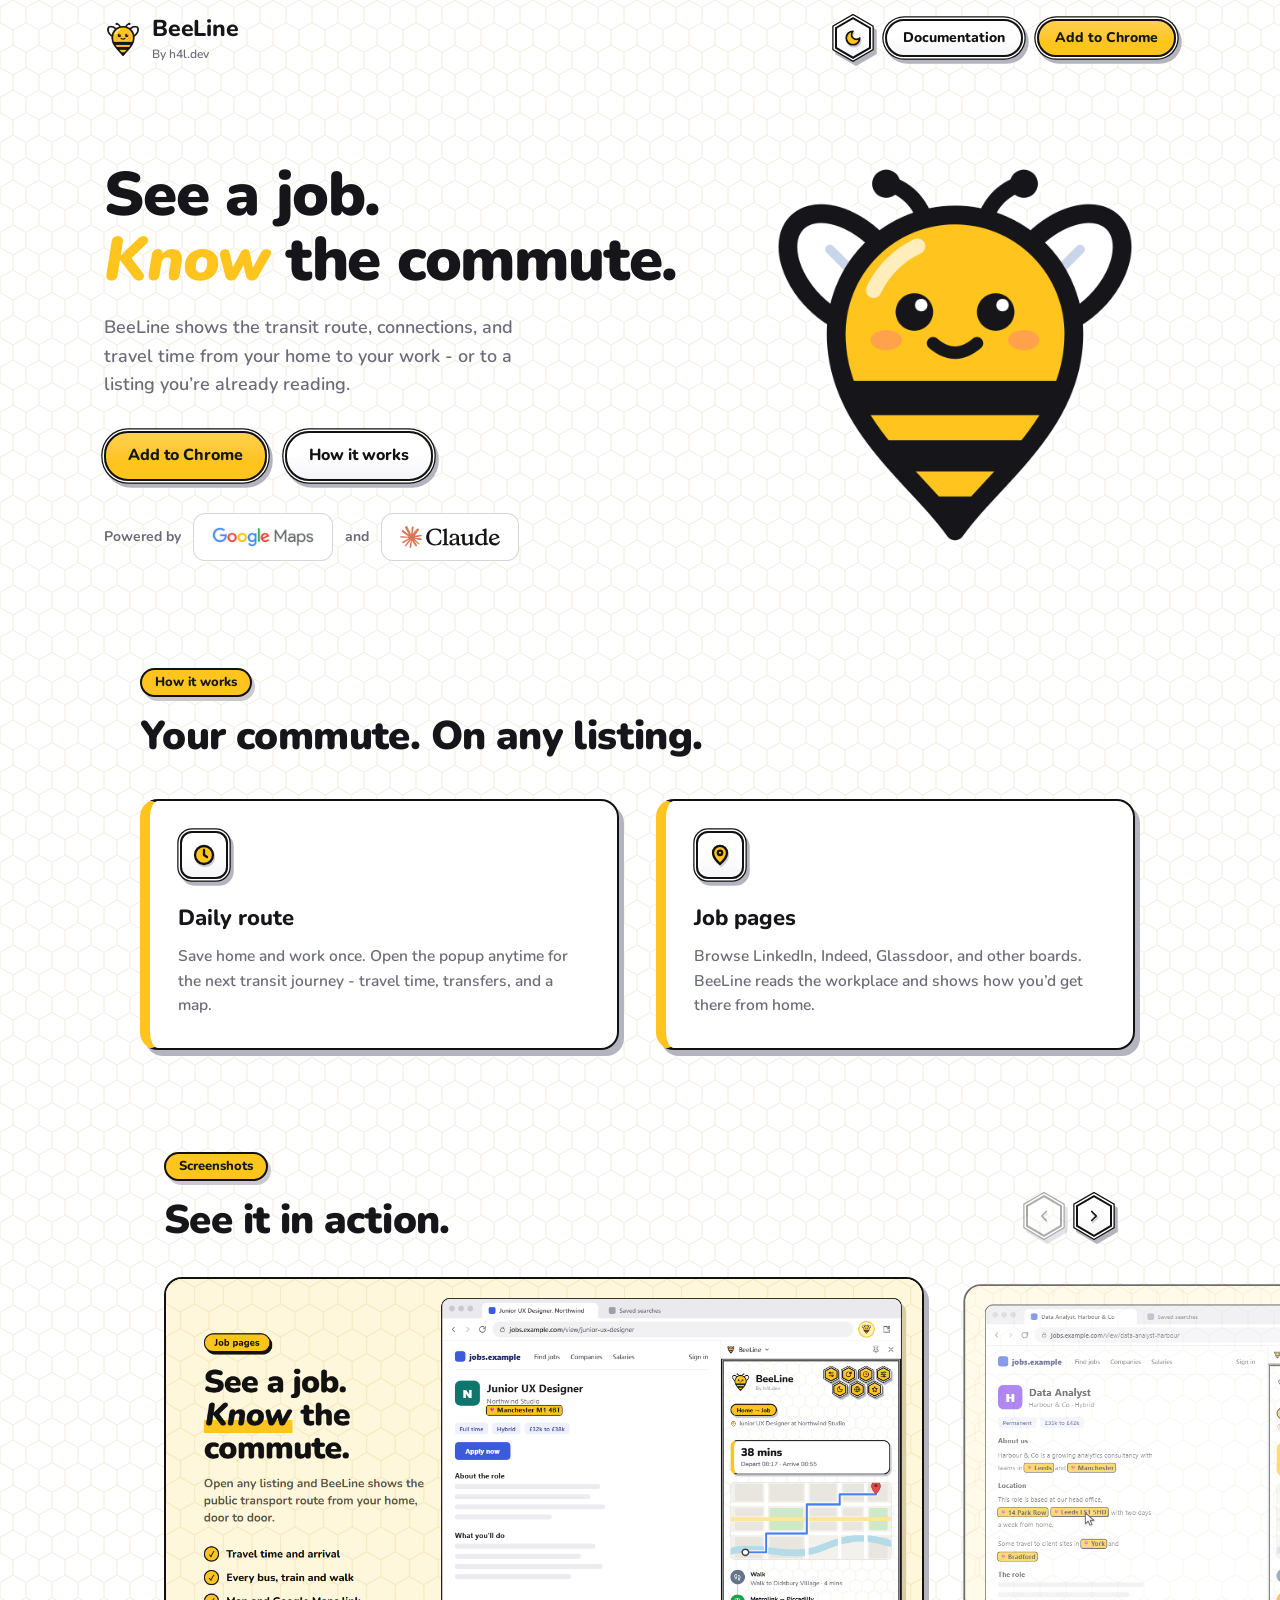
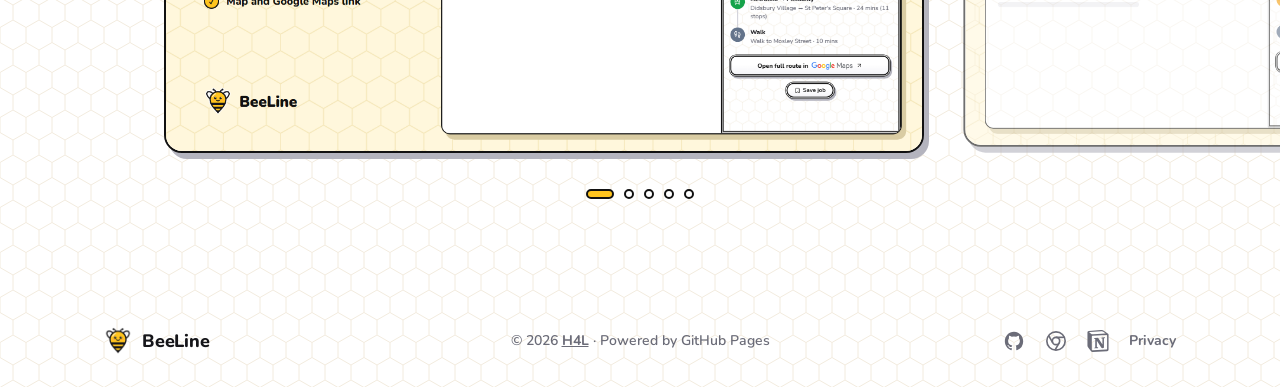
<file: docs/index.html>
<!DOCTYPE html>
<html lang="en">
<head>
  <meta charset="UTF-8" />
  <meta name="viewport" content="width=device-width, initial-scale=1.0" />
  <title>BeeLine - Know the commute, instantly</title>
  <meta name="description" content="BeeLine shows the transit route, connections, and travel time from your home to your work - or to a job you're viewing." />
  <meta name="theme-color" content="#FFC41E" />
  <meta name="google-site-verification" content="kaML0ZGKJc46oklS4rG_bZQOGpfi-oRqp09yH_iU7cI" />
  <link rel="icon" href="favicon.png" type="image/png" sizes="32x32" />
  <link rel="apple-touch-icon" href="apple-touch-icon.png" />
  <link rel="preconnect" href="https://fonts.googleapis.com" />
  <link rel="preconnect" href="https://fonts.gstatic.com" crossorigin />
  <link href="https://fonts.googleapis.com/css2?family=Nunito:ital,wght@0,500;0,600;0,700;0,800;0,900;1,900&display=swap" rel="stylesheet" />
  <link rel="stylesheet" href="site.css" />
  <script src="theme.js"></script>
  <script src="hive.js" defer></script>
  <!--
    Replace every chromewebstore.google.com URL with your live listing once published.
  -->
  <style>
    .hero {
      max-width: 1120px;
      margin: 0 auto;
      padding: 72px 24px 24px;
      display: grid;
      grid-template-columns: 1fr 1fr;
      gap: 56px;
      align-items: center;
    }
    .hero-visual {
      max-width: 420px;
      justify-self: center;
      width: 100%;
    }
    .hero-visual img {
      width: 100%;
      height: auto;
      display: block;
    }

    h1 {
      font-size: clamp(38px, 4.8vw, 62px);
      font-weight: 900;
      line-height: 1.06;
      letter-spacing: -0.02em;
      margin-bottom: 20px;
    }
    h1 em {
      font-style: italic;
      color: var(--accent-1);
    }
    h1 .line2 { white-space: nowrap; }
    .hero-sub {
      font-size: 18px;
      font-weight: 600;
      color: var(--text-muted);
      max-width: 42ch;
      margin-bottom: 32px;
    }
    .hero-ctas {
      display: flex;
      flex-wrap: wrap;
      gap: 18px;
      padding: 0 4px 4px 0;
    }

    .how { padding: 72px 24px 96px; }
    .how-inner { max-width: 1000px; margin: 0 auto; }
    .how .pill { margin-bottom: 16px; }
    h2 {
      font-size: clamp(28px, 3.4vw, 40px);
      font-weight: 900;
      letter-spacing: -0.015em;
      line-height: 1.15;
      margin-bottom: 40px;
    }
    .split {
      display: grid;
      grid-template-columns: repeat(auto-fit, minmax(280px, 1fr));
      gap: 32px;
    }
    /* The popup's journey card: bold outline, honey edge, grey drop. */
    .tool-card {
      background: var(--bg);
      border: 2.5px solid var(--ink);
      border-left: 10px solid var(--accent-1);
      border-radius: 18px;
      box-shadow: 5px 6px 0 var(--key-slab);
      padding: 28px 28px 30px;
      margin: 0 5px 6px 0;
    }
    .tool-icon {
      width: 48px;
      height: 48px;
      border-radius: 12px;
      border: 2px solid var(--ink);
      box-shadow: 0 0 0 1.5px var(--bg), 0 0 0 2.75px var(--ink), 3px 4px 0 2.75px var(--key-slab);
      background: linear-gradient(180deg, var(--bg) 0%, var(--bg) 45%, var(--bg-alt) 100%);
      color: var(--ink);
      display: flex;
      align-items: center;
      justify-content: center;
      margin: 2px 0 22px 2px;
    }
    .tool-icon .icon {
      width: 24px;
      height: 24px;
      filter: drop-shadow(1.5px 2px 0 var(--icon-shadow));
    }
    .tool-card h3 {
      font-size: 22px;
      font-weight: 800;
      margin-bottom: 8px;
    }
    .tool-card p {
      font-size: 15.5px;
      font-weight: 600;
      color: var(--text-muted);
    }

    /* ---------- Screenshot gallery: a sideways strip of journey cards ---------- */
    .shots { padding: 0 0 96px; }
    .shots-head {
      max-width: 1000px;
      margin: 0 auto 28px;
      padding: 0 24px;
      display: flex;
      align-items: flex-end;
      justify-content: space-between;
      gap: 24px;
    }
    .shots-head .pill { margin-bottom: 16px; }
    .shots-head h2 { margin-bottom: 0; }
    .shots-nav {
      display: flex;
      gap: 14px;
      padding: 0 4px 6px 0;
      flex-shrink: 0;
    }
    .shots-nav .key:disabled {
      opacity: 0.35;
      cursor: default;
      pointer-events: none;
    }
    /* The strip lines up with the content column, then runs off the edge. */
    .shots-track {
      --gutter: max(24px, calc((100% - 952px) / 2));
      display: flex;
      gap: 28px;
      overflow-x: auto;
      overscroll-behavior-x: contain;
      scroll-snap-type: x mandatory;
      scroll-padding-inline: var(--gutter);
      padding: 6px var(--gutter) 18px;
      scrollbar-width: none;
      outline: none;
    }
    .shots-track::-webkit-scrollbar { display: none; }
    .shots-track:focus-visible .shot { outline: 2px solid var(--accent-ink); outline-offset: 4px; }
    .shot {
      flex: 0 0 min(760px, 84vw);
      scroll-snap-align: start;
      margin: 0;
      background: var(--bg);
      border: 2.5px solid var(--ink);
      border-radius: 18px;
      box-shadow: 5px 6px 0 var(--key-slab);
      overflow: hidden;
      transition: transform 0.25s ease, opacity 0.25s ease;
    }
    .shot img {
      display: block;
      width: 100%;
      height: auto;
      aspect-ratio: 16 / 10;
      user-select: none;
      -webkit-user-drag: none;
    }
    .shot:not(.is-active) { opacity: 0.6; transform: scale(0.97); }
    .shots-dots {
      display: flex;
      justify-content: center;
      gap: 10px;
      margin-top: 18px;
    }
    .shots-dots button {
      width: 10px;
      height: 10px;
      padding: 0;
      border-radius: 10px;
      border: 2px solid var(--ink);
      background: var(--bg);
      cursor: pointer;
      transition: width 0.2s ease, background 0.2s ease;
    }
    .shots-dots button[aria-current="true"] {
      width: 28px;
      background: var(--accent-1);
    }
    .shots-dots button:focus-visible { outline: 2px solid var(--accent-ink); outline-offset: 3px; }

    @media (prefers-reduced-motion: reduce) {
      .shot, .shots-dots button { transition: none; }
    }

    @media (max-width: 760px) {
      .shots-head { align-items: flex-start; flex-direction: column; gap: 4px; }
      .shots-nav { display: none; }
      .shots-track { gap: 16px; }
      .hero { grid-template-columns: 1fr; gap: 24px; padding-top: 36px; }
      .hero-visual { max-width: 240px; order: -1; }
      h1 .line2 { white-space: normal; }
      h2 .line2 { display: block; }
      .how { padding-top: 48px; }
    }
  </style>
</head>
<body>
  <header class="site-header">
    <div class="site-header-inner">
      <a class="brand" href="./">
        <img class="brand-icon" src="logo.png" alt="" width="38" height="38" />
        <span>
          <span class="brand-title">BeeLine</span>
          <span class="brand-tag">By h4l.dev</span>
        </span>
      </a>
      <div class="actions">
        <button id="themeToggle" class="key" type="button" title="Toggle light/dark mode" aria-label="Toggle light/dark mode">
          <svg class="icon icon-moon" viewBox="0 0 24 24" aria-hidden="true"><path class="fill" d="M12 3a6 6 0 0 0 9 9 9 9 0 1 1-9-9Z"/></svg>
          <svg class="icon icon-sun" viewBox="0 0 24 24" aria-hidden="true"><path d="M12 2v2M12 20v2M4.93 4.93l1.41 1.41M17.66 17.66l1.41 1.41M2 12h2M20 12h2M6.34 17.66l-1.41 1.41M19.07 4.93l-1.41 1.41"/><circle class="fill" cx="12" cy="12" r="4.5"/></svg>
        </button>
        <a href="https://flying-sun-2a4.notion.site/BeeLine-3e32d11332858029bc5dc0cc7bfa6481" class="btn btn-sm btn-outline"><span class="label-full">Documentation</span><span class="label-short">Docs</span></a>
        <a href="https://chromewebstore.google.com/detail/beeline/YOUR_EXTENSION_ID" class="btn btn-sm"><span class="label-full">Add to Chrome</span><span class="label-short">Install</span></a>
      </div>
    </div>
  </header>

  <section class="hero">
    <div>
      <h1>See a job.<br><span class="line2"><em>Know</em> the commute.</span></h1>
      <p class="hero-sub">
        BeeLine shows the transit route, connections, and travel time from your home to your work - or to a listing you’re already reading.
      </p>
      <div class="hero-ctas">
        <a href="https://chromewebstore.google.com/detail/beeline/YOUR_EXTENSION_ID" class="btn">Add to Chrome</a>
        <a href="#how" class="btn btn-outline">How it works</a>
      </div>
      <p class="powered">
        <span class="powered-label">Powered by</span>
        <a class="powered-link" href="https://mapsplatform.google.com/">
          <img class="theme-light-only maps" src="brands/google-maps-light.png" alt="Google Maps" width="102" height="20" translate="no" />
          <img class="theme-dark-only maps" src="brands/google-maps-dark.png" alt="Google Maps" width="102" height="20" translate="no" />
        </a>
        <span class="powered-label">and</span>
        <a class="powered-link" href="https://claude.com/">
          <img class="theme-light-only claude" src="brands/claude-logo-slate.svg" alt="Claude" width="101" height="22" />
          <img class="theme-dark-only claude" src="brands/claude-logo-ivory.svg" alt="Claude" width="101" height="22" />
        </a>
      </p>
    </div>
    <div class="hero-visual">
      <img src="logo.png" alt="BeeLine logo" width="1024" height="1024" />
    </div>
  </section>

  <section class="how" id="how">
    <div class="how-inner">
      <span class="pill">How it works</span>
      <h2>Your commute. <span class="line2">On any listing.</span></h2>
      <div class="split">
        <div class="tool-card">
          <div class="tool-icon" aria-hidden="true">
            <svg class="icon" viewBox="0 0 24 24"><circle class="fill" cx="12" cy="12" r="9"/><path d="M12 7v5l3 2"/></svg>
          </div>
          <h3>Daily route</h3>
          <p>Save home and work once. Open the popup anytime for the next transit journey - travel time, transfers, and a map.</p>
        </div>
        <div class="tool-card">
          <div class="tool-icon" aria-hidden="true">
            <svg class="icon" viewBox="0 0 24 24"><path class="fill" d="M12 21s7-6.2 7-11.2A7 7 0 0 0 5 9.8C5 14.8 12 21 12 21Z"/><circle cx="12" cy="9.8" r="2.2"/></svg>
          </div>
          <h3>Job pages</h3>
          <p>Browse LinkedIn, Indeed, Glassdoor, and other boards. BeeLine reads the workplace and shows how you’d get there from home.</p>
        </div>
      </div>
    </div>
  </section>

  <section class="shots" id="screenshots" aria-labelledby="shots-title">
    <div class="shots-head">
      <div>
        <span class="pill">Screenshots</span>
        <h2 id="shots-title">See it in action.</h2>
      </div>
      <div class="shots-nav">
        <button class="key" type="button" data-dir="-1" aria-label="Previous screenshot">
          <svg class="icon" viewBox="0 0 24 24" aria-hidden="true"><path d="M15 6l-6 6 6 6"/></svg>
        </button>
        <button class="key" type="button" data-dir="1" aria-label="Next screenshot">
          <svg class="icon" viewBox="0 0 24 24" aria-hidden="true"><path d="M9 6l6 6-6 6"/></svg>
        </button>
      </div>
    </div>
    <div class="shots-track" tabindex="0" role="region" aria-label="BeeLine screenshots">
      <figure class="shot is-active"><img src="screenshots/screenshot-1.png" width="1280" height="800" alt="A job listing with the BeeLine side panel showing a 38 minute tram route from home, with a map and each step." /></figure>
      <figure class="shot"><img src="screenshots/screenshot-2.png" width="1280" height="800" alt="Place names highlighted on a job listing; clicking one shows the bus route there." loading="lazy" /></figure>
      <figure class="shot"><img src="screenshots/screenshot-3.png" width="1280" height="800" alt="Two BeeLine panels side by side: the morning trip to work and the evening trip home." loading="lazy" /></figure>
      <figure class="shot"><img src="screenshots/screenshot-4.png" width="1280" height="800" alt="The job history list, with travel times for recently viewed and saved jobs." loading="lazy" /></figure>
      <figure class="shot"><img src="screenshots/screenshot-5.png" width="1280" height="800" alt="Colour themes in light and dark mode, next to the settings page." loading="lazy" /></figure>
    </div>
    <div class="shots-dots" role="group" aria-label="Choose a screenshot"></div>
  </section>

  <script>
    (() => {
      const track = document.querySelector(".shots-track");
      const shots = [...track.querySelectorAll(".shot")];
      const dotsBox = document.querySelector(".shots-dots");
      const [prev, next] = document.querySelectorAll(".shots-nav .key");
      const smooth = matchMedia("(prefers-reduced-motion: reduce)").matches ? "auto" : "smooth";
      let current = 0;

      const dots = shots.map((_, i) => {
        const dot = document.createElement("button");
        dot.type = "button";
        dot.setAttribute("aria-label", `Screenshot ${i + 1} of ${shots.length}`);
        dot.addEventListener("click", () => goTo(i));
        dotsBox.appendChild(dot);
        return dot;
      });

      // Scroll position that brings card i to the start of the strip.
      const stop = (i) => shots[i].offsetLeft - shots[0].offsetLeft;

      function goTo(i) {
        i = Math.max(0, Math.min(shots.length - 1, i));
        track.scrollTo({ left: stop(i), behavior: smooth });
      }

      // The active card is the one nearest the strip's start.
      function update() {
        const x = track.scrollLeft;
        const atEnd = x + track.clientWidth >= track.scrollWidth - 4;
        current = atEnd ? shots.length - 1 : shots.reduce((best, _, i) =>
          Math.abs(stop(i) - x) < Math.abs(stop(best) - x) ? i : best, 0);
        shots.forEach((s, i) => s.classList.toggle("is-active", i === current));
        dots.forEach((d, i) => d.setAttribute("aria-current", i === current ? "true" : "false"));
        prev.disabled = current === 0;
        next.disabled = current === shots.length - 1;
      }

      prev.addEventListener("click", () => goTo(current - 1));
      next.addEventListener("click", () => goTo(current + 1));
      track.addEventListener("keydown", (e) => {
        if (e.key === "ArrowLeft") { e.preventDefault(); goTo(current - 1); }
        if (e.key === "ArrowRight") { e.preventDefault(); goTo(current + 1); }
      });
      track.addEventListener("scroll", () => requestAnimationFrame(update), { passive: true });
      addEventListener("resize", update);
      update();
    })();
  </script>

  <footer class="site-footer">
    <div class="site-footer-inner">
      <a class="brand" href="./">
        <img class="brand-icon" src="logo.png" alt="" width="28" height="28" />
        <span class="brand-title">BeeLine</span>
      </a>
      <span>© 2026 <a href="https://h4l-git.github.io/" class="footer-link" style="text-decoration: underline;">H4L</a> · Powered by GitHub Pages</span>
      <div class="footer-links">
        <a href="https://github.com/h4l-git/BeeLine" class="footer-link" aria-label="GitHub repository">
          <svg width="22" height="22" viewBox="0 0 24 24" fill="currentColor" aria-hidden="true"><path d="M12 2C6.48 2 2 6.58 2 12.25c0 4.53 2.87 8.37 6.84 9.73.5.09.68-.22.68-.49 0-.24-.01-.88-.01-1.73-2.78.62-3.37-1.37-3.37-1.37-.45-1.18-1.11-1.5-1.11-1.5-.91-.63.07-.62.07-.62 1 .07 1.53 1.06 1.53 1.06.89 1.57 2.34 1.11 2.91.85.09-.66.35-1.11.63-1.37-2.22-.26-4.56-1.14-4.56-5.07 0-1.12.39-2.03 1.03-2.75-.1-.26-.45-1.3.1-2.71 0 0 .84-.28 2.75 1.05a9.34 9.34 0 0 1 5 0c1.91-1.33 2.75-1.05 2.75-1.05.55 1.41.2 2.45.1 2.71.64.72 1.03 1.63 1.03 2.75 0 3.94-2.34 4.8-4.57 5.06.36.32.68.94.68 1.9 0 1.37-.01 2.47-.01 2.81 0 .27.18.59.69.49A10.05 10.05 0 0 0 22 12.25C22 6.58 17.52 2 12 2Z"></path></svg>
        </a>
        <a href="https://chromewebstore.google.com/detail/beeline/YOUR_EXTENSION_ID" class="footer-link" aria-label="Chrome Web Store">
          <svg width="22" height="22" viewBox="0 0 24 24" fill="none" stroke="currentColor" stroke-width="1.8" aria-hidden="true"><circle cx="12" cy="12" r="10"></circle><circle cx="12" cy="12" r="4"></circle><path d="M21.17 8H12"></path><path d="M3.95 6.06 8.54 14"></path><path d="M10.88 21.94 15.46 14"></path></svg>
        </a>
        <a href="https://flying-sun-2a4.notion.site/BeeLine-3e32d11332858029bc5dc0cc7bfa6481" class="footer-link" aria-label="Notion page">
          <svg width="22" height="22" viewBox="0 0 24 24" fill="currentColor" aria-hidden="true"><path d="M4.459 4.208c.746.606 1.026.56 2.428.466l13.215-.793c.28 0 .047-.28-.046-.326L17.86 1.968c-.42-.326-.981-.7-2.055-.607L3.01 2.295c-.466.046-.56.28-.374.466zm.793 3.08v13.904c0 .747.373 1.027 1.214.98l14.523-.84c.841-.046.935-.56.935-1.167V6.354c0-.606-.233-.933-.748-.887l-15.177.887c-.56.047-.747.327-.747.933zm14.337.745c.093.42 0 .84-.42.888l-.7.14v10.264c-.608.327-1.168.514-1.635.514-.748 0-.935-.234-1.495-.933l-4.577-7.186v6.952L12.21 19s0 .84-1.168.84l-3.222.186c-.093-.186 0-.653.327-.746l.84-.233V9.854L7.822 9.76c-.094-.42.14-1.026.793-1.073l3.456-.233 4.764 7.279v-6.44l-1.215-.139c-.093-.514.28-.887.747-.933zM1.936 1.035l13.31-.98c1.634-.14 2.055-.047 3.082.7l4.249 2.986c.7.513.934.653.934 1.213v16.378c0 1.026-.373 1.634-1.68 1.726l-15.458.934c-.98.047-1.448-.093-1.962-.747l-3.129-4.06c-.56-.747-.793-1.306-.793-1.96V2.667c0-.839.374-1.54 1.447-1.632z"></path></svg>
        </a>
        <a href="privacy" class="footer-link">Privacy</a>
      </div>
    </div>
  </footer>
</body>
</html>
</file>
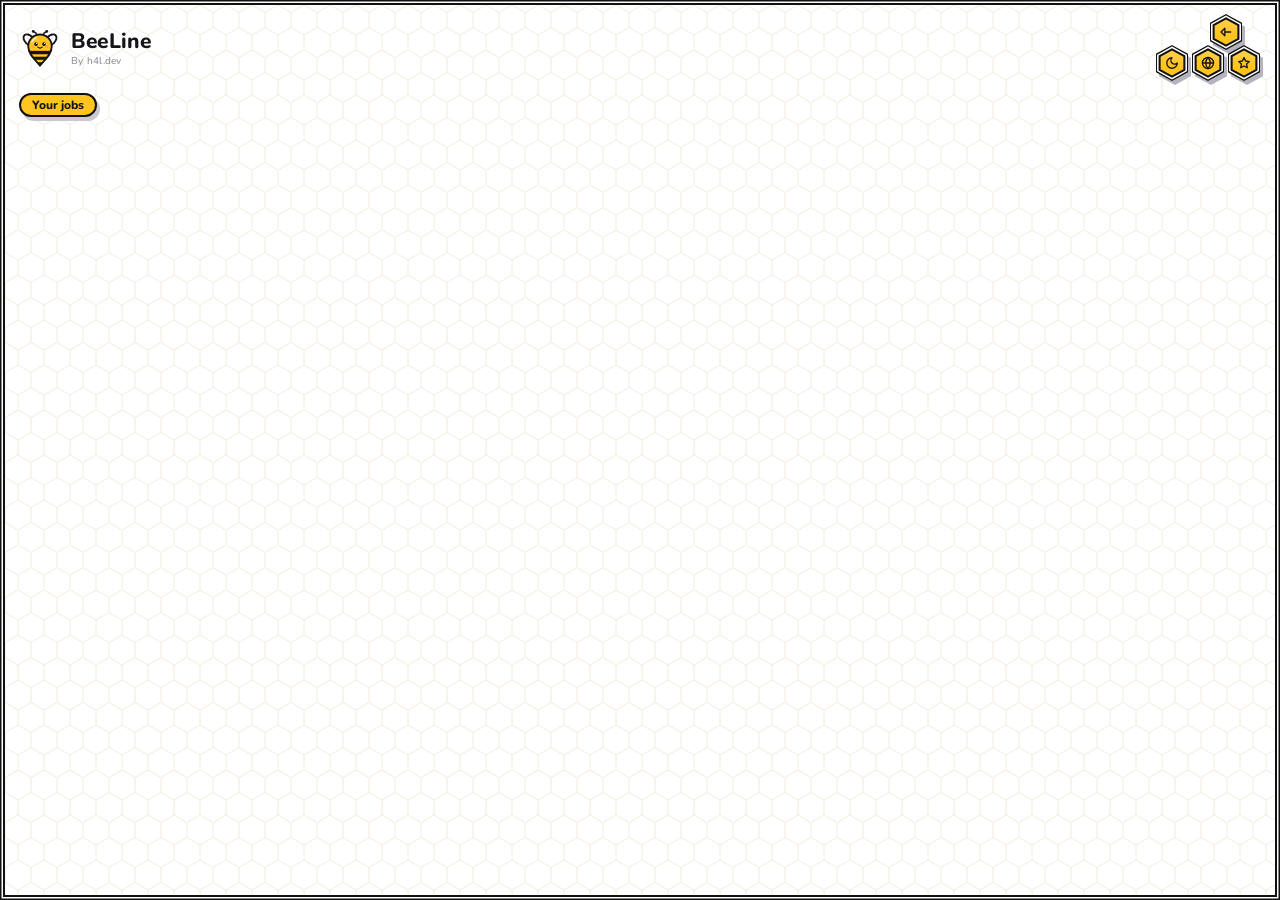
<file: history.html>
<!doctype html>
<html>
<head>
  <meta charset="utf-8" />
  <title>BeeLine — History</title>
  <link rel="preconnect" href="https://fonts.googleapis.com" />
  <link rel="preconnect" href="https://fonts.gstatic.com" crossorigin />
  <link href="https://fonts.googleapis.com/css2?family=Nunito:wght@500;600;700;800;900&display=swap" rel="stylesheet" />
  <link rel="stylesheet" href="popup.css" />
  <link rel="stylesheet" href="history.css" />
  <script src="palettes.js"></script>
  <script src="theme.js"></script>
</head>
<body>
  <div class="window">
    <header>
      <div class="header-row">
        <div class="brand">
          <img class="brand-icon" src="icons/logo-sticker.svg" alt="" />
          <div class="brand-text">
            <div class="brand-title">BeeLine</div>
            <div class="brand-credit">By h4l.dev</div>
          </div>
        </div>
        <div class="actions">
          <div class="actions-row">
            <button id="back" title="Back">
              <svg class="icon" viewBox="0 0 24 24"><path d="M20 12H9"/><path class="fill" d="M10 5.5 3.5 12l6.5 6.5Z"/></svg>
            </button>
          </div>
          <div class="actions-row">
            <button id="themeToggle" title="Toggle light/dark mode">
              <svg class="icon icon-moon" viewBox="0 0 24 24"><path class="fill" d="M12 3a6 6 0 0 0 9 9 9 9 0 1 1-9-9Z"/></svg>
              <svg class="icon icon-sun" viewBox="0 0 24 24"><path d="M12 2v2M12 20v2M4.93 4.93l1.41 1.41M17.66 17.66l1.41 1.41M2 12h2M20 12h2M6.34 17.66l-1.41 1.41M19.07 4.93l-1.41 1.41"/><circle class="fill" cx="12" cy="12" r="4.5"/></svg>
            </button>
            <button id="website" title="BeeLine website">
              <svg class="icon" viewBox="0 0 24 24"><circle class="fill" cx="12" cy="12" r="9.5"/><path d="M2.5 12h19M12 2.5c2.6 2.6 3.9 5.8 3.9 9.5s-1.3 6.9-3.9 9.5c-2.6-2.6-3.9-5.8-3.9-9.5S9.4 5.1 12 2.5Z"/></svg>
            </button>
            <button id="rate" title="Rate BeeLine">
              <svg class="icon" viewBox="0 0 24 24"><path class="fill" d="M12 2.8l2.8 5.8 6.3.9-4.6 4.4 1.1 6.3L12 17.2l-5.6 3 1.1-6.3-4.6-4.4 6.3-.9Z"/></svg>
            </button>
          </div>
        </div>
      </div>
      <div class="pills">
        <div class="route-pill" id="routeLabel">Your jobs</div>
        <div class="job-pill" id="jobPill" hidden>
          <svg class="icon" viewBox="0 0 24 24"><path d="M20 10c0 5-5.54 10.19-7.4 11.8a1 1 0 0 1-1.2 0C9.54 20.19 4 15 4 10a8 8 0 0 1 16 0"/><circle cx="12" cy="10" r="3"/></svg>
          <span id="jobPillText"></span>
        </div>
      </div>
    </header>

    <div id="content" class="sheet"></div>
  </div>

  <script src="proxy.js"></script>
  <script src="route-view.js"></script>
  <script src="history-store.js"></script>
  <script src="history.js"></script>
</body>
</html>
</file>
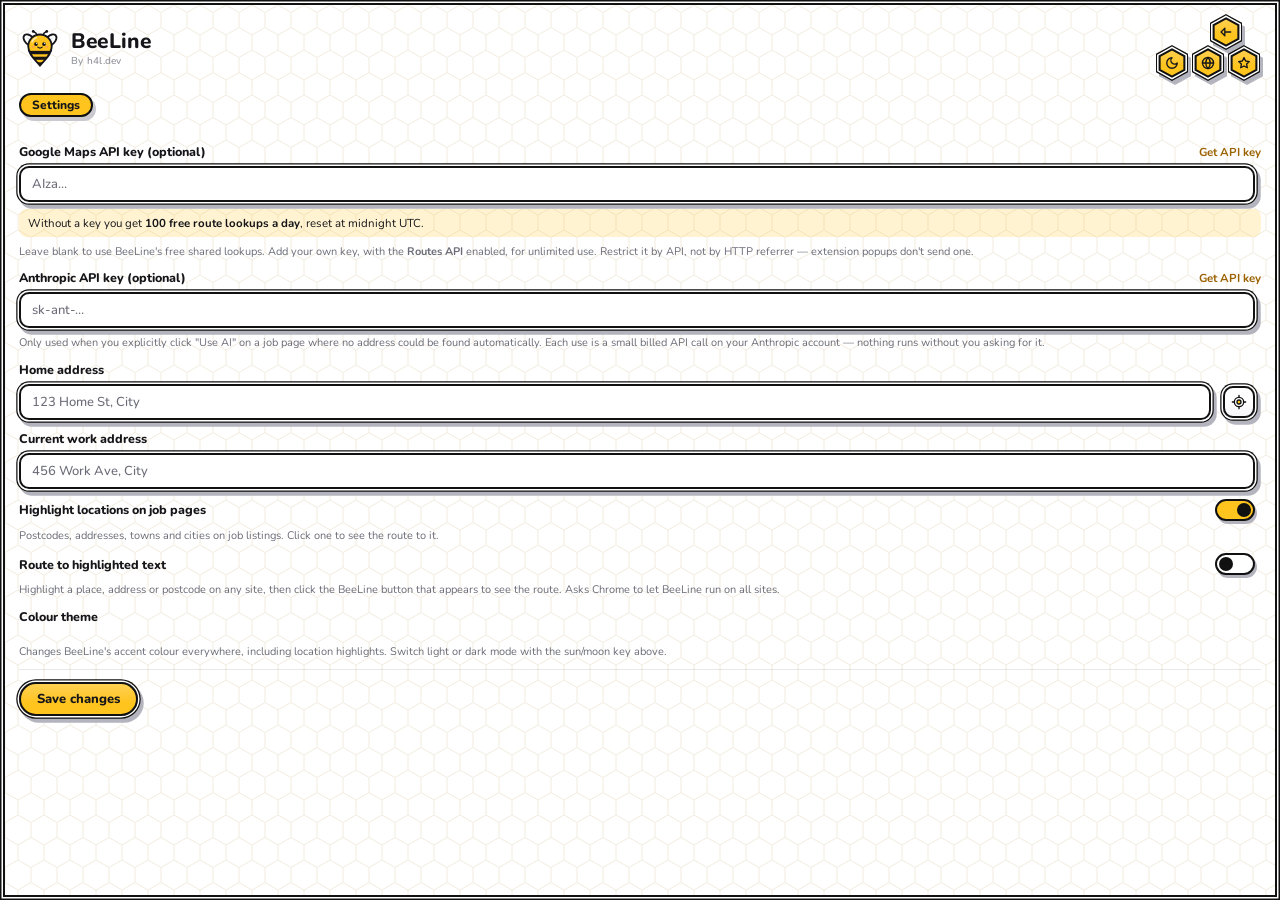
<file: options.html>
<!doctype html>
<html>
<head>
  <meta charset="utf-8" />
  <title>BeeLine — Settings</title>
  <link rel="preconnect" href="https://fonts.googleapis.com" />
  <link rel="preconnect" href="https://fonts.gstatic.com" crossorigin />
  <link href="https://fonts.googleapis.com/css2?family=Nunito:wght@500;600;700;800;900&display=swap" rel="stylesheet" />
  <link rel="stylesheet" href="popup.css" />
  <link rel="stylesheet" href="options.css" />
  <script src="palettes.js"></script>
  <script src="theme.js"></script>
</head>
<body>
  <div class="window">
    <header>
      <div class="header-row">
        <div class="brand">
          <img class="brand-icon" src="icons/logo-sticker.svg" alt="" />
          <div class="brand-text">
            <div class="brand-title">BeeLine</div>
            <div class="brand-credit">By h4l.dev</div>
          </div>
        </div>
        <div class="actions">
          <div class="actions-row">
            <button id="back" title="Back">
              <svg class="icon" viewBox="0 0 24 24"><path d="M20 12H9"/><path class="fill" d="M10 5.5 3.5 12l6.5 6.5Z"/></svg>
            </button>
          </div>
          <div class="actions-row">
            <button id="themeToggle" title="Toggle light/dark mode">
              <svg class="icon icon-moon" viewBox="0 0 24 24"><path class="fill" d="M12 3a6 6 0 0 0 9 9 9 9 0 1 1-9-9Z"/></svg>
              <svg class="icon icon-sun" viewBox="0 0 24 24"><path d="M12 2v2M12 20v2M4.93 4.93l1.41 1.41M17.66 17.66l1.41 1.41M2 12h2M20 12h2M6.34 17.66l-1.41 1.41M19.07 4.93l-1.41 1.41"/><circle class="fill" cx="12" cy="12" r="4.5"/></svg>
            </button>
            <button id="website" title="BeeLine website">
              <svg class="icon" viewBox="0 0 24 24"><circle class="fill" cx="12" cy="12" r="9.5"/><path d="M2.5 12h19M12 2.5c2.6 2.6 3.9 5.8 3.9 9.5s-1.3 6.9-3.9 9.5c-2.6-2.6-3.9-5.8-3.9-9.5S9.4 5.1 12 2.5Z"/></svg>
            </button>
            <button id="rate" title="Rate BeeLine">
              <svg class="icon" viewBox="0 0 24 24"><path class="fill" d="M12 2.8l2.8 5.8 6.3.9-4.6 4.4 1.1 6.3L12 17.2l-5.6 3 1.1-6.3-4.6-4.4 6.3-.9Z"/></svg>
            </button>
          </div>
        </div>
      </div>
      <div class="pills">
        <div class="route-pill">Settings</div>
      </div>
    </header>

    <div class="sheet">
      <div class="field">
        <div class="field-label-row">
          <label for="apiKey">Google Maps API key (optional)</label>
          <a
            class="get-key"
            href="https://console.cloud.google.com/google/maps-apis/credentials"
            target="_blank"
            rel="noopener noreferrer"
          >Get API key</a>
        </div>
        <input id="apiKey" type="text" placeholder="AIza…" autocomplete="off" />
        <p class="free-quota">
          Without a key you get <strong>100 free route lookups a day</strong>, reset at midnight UTC.
          <span id="lookupsLeft" class="lookups-left" hidden></span>
        </p>
        <p class="hint">
          Leave blank to use BeeLine's free shared lookups.
          Add your own key, with the <strong>Routes API</strong> enabled, for unlimited use.
          Restrict it by API, not by HTTP referrer — extension popups don't send one.
        </p>
      </div>

      <div class="field">
        <div class="field-label-row">
          <label for="aiApiKey">Anthropic API key (optional)</label>
          <a
            class="get-key"
            href="https://console.anthropic.com/settings/keys"
            target="_blank"
            rel="noopener noreferrer"
          >Get API key</a>
        </div>
        <input id="aiApiKey" type="text" placeholder="sk-ant-…" autocomplete="off" />
        <p class="hint">
          Only used when you explicitly click "Use AI" on a job page where no address
          could be found automatically. Each use is a small billed API call on your
          Anthropic account — nothing runs without you asking for it.
        </p>
      </div>

      <div class="field">
        <label for="home">Home address</label>
        <div class="input-row">
          <input id="home" type="text" placeholder="123 Home St, City" />
          <button
            id="useLocation"
            class="btn btn-outline icon-btn"
            type="button"
            title="Use my current location"
            aria-label="Use my current location"
          >
            <svg class="icon" viewBox="0 0 24 24"><circle cx="12" cy="12" r="7"/><circle class="fill" cx="12" cy="12" r="3"/><path d="M12 2v3M12 19v3M2 12h3M19 12h3"/></svg>
          </button>
        </div>
        <p class="hint" id="locationStatus" hidden></p>
      </div>

      <div class="field">
        <label for="work">Current work address</label>
        <input id="work" type="text" placeholder="456 Work Ave, City" />
      </div>

      <div class="field">
        <div class="toggle-row">
          <label for="highlightPostcodes">Highlight locations on job pages</label>
          <input id="highlightPostcodes" class="switch" type="checkbox" role="switch" checked />
        </div>
        <p class="hint">Postcodes, addresses, towns and cities on job listings. Click one to see the route to it.</p>
      </div>

      <div class="field">
        <div class="toggle-row">
          <label for="routeSelection">Route to highlighted text</label>
          <input id="routeSelection" class="switch" type="checkbox" role="switch" />
        </div>
        <p class="hint">
          Highlight a place, address or postcode on any site, then click the BeeLine button that appears to see the route.
          Asks Chrome to let BeeLine run on all sites.
        </p>
      </div>

      <div class="field">
        <div class="field-label-row">
          <label id="paletteLabel">Colour theme</label>
          <span id="paletteName" class="palette-name"></span>
        </div>
        <div id="palettePicker" class="palette-picker" role="radiogroup" aria-labelledby="paletteLabel"></div>
        <p class="hint">Changes BeeLine's accent colour everywhere, including location highlights. Switch light or dark mode with the sun/moon key above.</p>
      </div>

      <div class="footer">
        <button id="save" class="btn">Save changes</button>
        <span id="status"></span>
      </div>
    </div>
  </div>

  <script src="proxy.js"></script>
  <script src="options.js"></script>
</body>
</html>
</file>
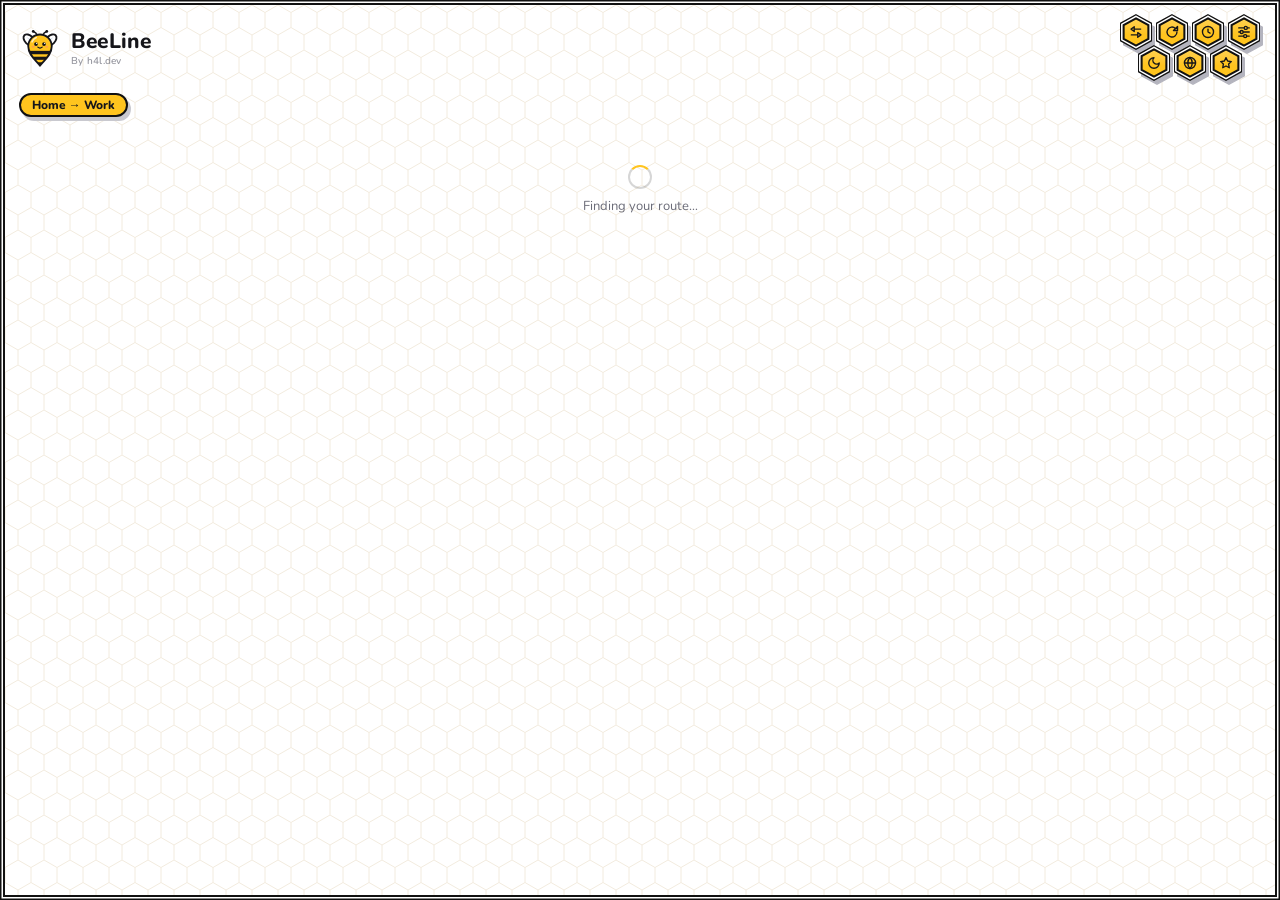
<file: popup.html>
<!doctype html>
<html>
<head>
  <meta charset="utf-8" />
  <title>BeeLine</title>
  <link rel="preconnect" href="https://fonts.googleapis.com" />
  <link rel="preconnect" href="https://fonts.gstatic.com" crossorigin />
  <link href="https://fonts.googleapis.com/css2?family=Nunito:wght@500;600;700;800;900&display=swap" rel="stylesheet" />
  <link rel="stylesheet" href="popup.css" />
  <script src="palettes.js"></script>
  <script src="theme.js"></script>
</head>
<body>
  <div class="window">
    <header>
      <div class="header-row">
        <div class="brand">
          <img class="brand-icon" src="icons/logo-sticker.svg" alt="" />
          <div class="brand-text">
            <div class="brand-title">BeeLine</div>
            <div class="brand-credit">By h4l.dev</div>
          </div>
        </div>
        <div class="actions">
          <div class="actions-row">
            <button id="swap" title="Reverse direction">
              <svg class="icon" viewBox="0 0 24 24"><path d="M9 7h11M4 17h11"/><path class="fill" d="M9 3 3.5 7 9 11Z"/><path class="fill" d="M15 13l5.5 4-5.5 4Z"/></svg>
            </button>
            <button id="refresh" title="Refresh">
              <svg class="icon" viewBox="0 0 24 24"><path d="M20.5 12a8.5 8.5 0 1 1-2.6-6.1"/><path class="fill" d="M21.5 2.5v7h-7Z"/></svg>
            </button>
            <button id="history" title="Recent and saved jobs">
              <svg class="icon" viewBox="0 0 24 24"><circle class="fill" cx="12" cy="12" r="9.5"/><path d="M12 7v5l3.5 2"/></svg>
            </button>
            <button id="settings" title="Settings">
              <svg class="icon" viewBox="0 0 24 24"><path d="M3 5h18M3 12h18M3 19h18"/><circle class="fill" cx="15" cy="5" r="2.6"/><circle class="fill" cx="8" cy="12" r="2.6"/><circle class="fill" cx="14" cy="19" r="2.6"/></svg>
            </button>
          </div>
          <div class="actions-row">
            <button id="themeToggle" title="Toggle light/dark mode">
              <svg class="icon icon-moon" viewBox="0 0 24 24"><path class="fill" d="M12 3a6 6 0 0 0 9 9 9 9 0 1 1-9-9Z"/></svg>
              <svg class="icon icon-sun" viewBox="0 0 24 24"><path d="M12 2v2M12 20v2M4.93 4.93l1.41 1.41M17.66 17.66l1.41 1.41M2 12h2M20 12h2M6.34 17.66l-1.41 1.41M19.07 4.93l-1.41 1.41"/><circle class="fill" cx="12" cy="12" r="4.5"/></svg>
            </button>
            <button id="website" title="BeeLine website">
              <svg class="icon" viewBox="0 0 24 24"><circle class="fill" cx="12" cy="12" r="9.5"/><path d="M2.5 12h19M12 2.5c2.6 2.6 3.9 5.8 3.9 9.5s-1.3 6.9-3.9 9.5c-2.6-2.6-3.9-5.8-3.9-9.5S9.4 5.1 12 2.5Z"/></svg>
            </button>
            <button id="rate" title="Rate BeeLine">
              <svg class="icon" viewBox="0 0 24 24"><path class="fill" d="M12 2.8l2.8 5.8 6.3.9-4.6 4.4 1.1 6.3L12 17.2l-5.6 3 1.1-6.3-4.6-4.4 6.3-.9Z"/></svg>
            </button>
          </div>
        </div>
      </div>
      <div class="pills">
        <div class="route-pill" id="routeLabel">Home → Work</div>
        <div class="route-pill" id="sitePill" hidden></div>
        <div class="job-pill" id="jobPill" hidden>
          <svg class="icon" viewBox="0 0 24 24"><path d="M20 10c0 5-5.54 10.19-7.4 11.8a1 1 0 0 1-1.2 0C9.54 20.19 4 15 4 10a8 8 0 0 1 16 0"/><circle cx="12" cy="10" r="3"/></svg>
          <span id="jobPillText"></span>
        </div>
      </div>
    </header>

    <div id="content" class="sheet">
      <div class="state" id="loadingState">
        <div class="spinner"></div>
        <p>Finding your route…</p>
      </div>
    </div>
  </div>

  <script src="proxy.js"></script>
  <script src="route-view.js"></script>
  <script src="history-store.js"></script>
  <script src="popup.js"></script>
</body>
</html>
</file>
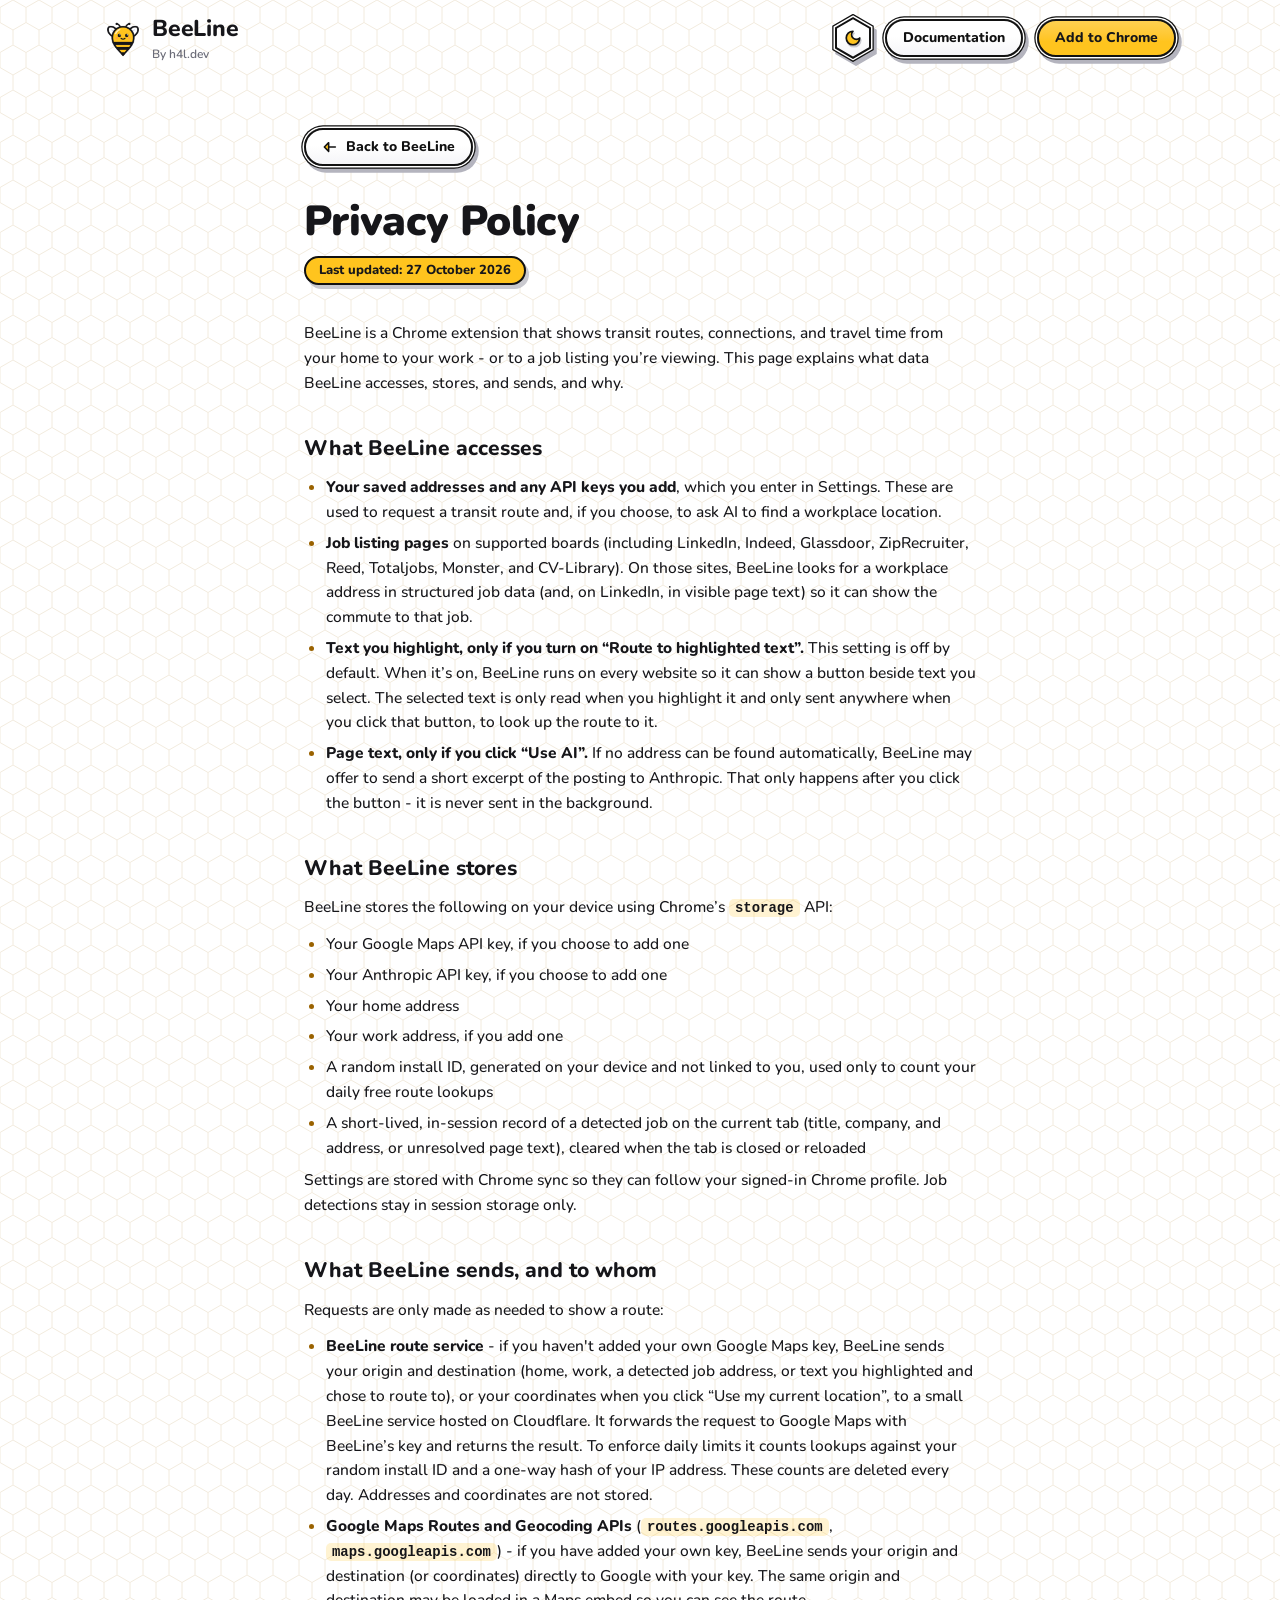
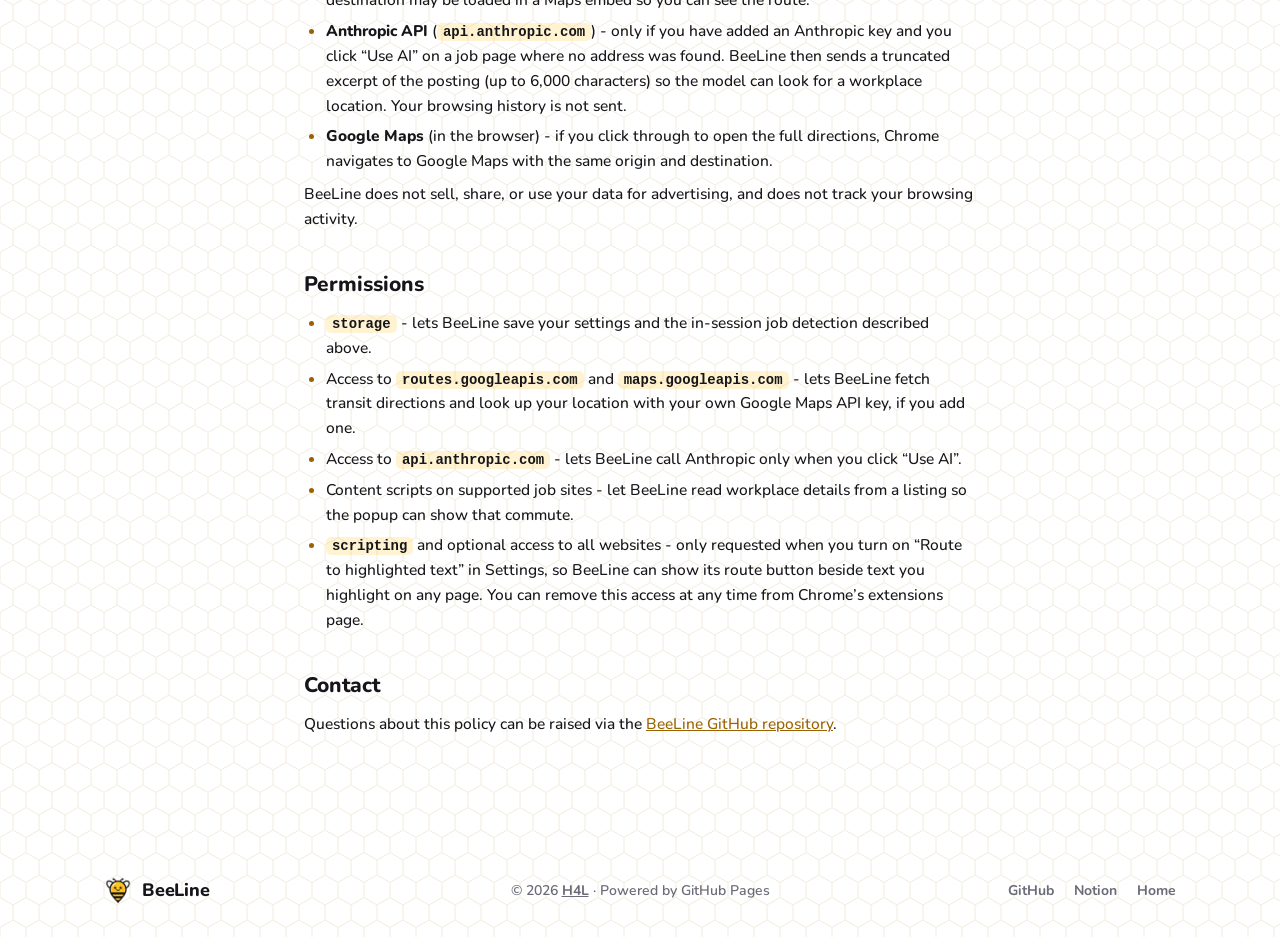
<file: docs/privacy.html>
<!DOCTYPE html>
<html lang="en">
<head>
  <meta charset="UTF-8" />
  <meta name="viewport" content="width=device-width, initial-scale=1.0" />
  <title>BeeLine - Privacy Policy</title>
  <meta name="description" content="Privacy policy for the BeeLine Chrome extension." />
  <meta name="theme-color" content="#FFC41E" />
  <link rel="icon" href="favicon.png" type="image/png" sizes="32x32" />
  <link rel="apple-touch-icon" href="apple-touch-icon.png" />
  <link rel="preconnect" href="https://fonts.googleapis.com" />
  <link rel="preconnect" href="https://fonts.gstatic.com" crossorigin />
  <link href="https://fonts.googleapis.com/css2?family=Nunito:ital,wght@0,500;0,600;0,700;0,800;0,900;1,900&display=swap" rel="stylesheet" />
  <link rel="stylesheet" href="site.css" />
  <script src="theme.js"></script>
  <script src="hive.js" defer></script>
  <style>
    main {
      max-width: 720px;
      margin: 0 auto;
      padding: 48px 24px 96px;
    }
    .back { margin-bottom: 32px; }
    h1 {
      font-weight: 900;
      font-size: clamp(30px, 4vw, 42px);
      letter-spacing: -0.015em;
      line-height: 1.15;
      margin-bottom: 10px;
    }
    .updated { margin-bottom: 36px; }
    h2 {
      font-weight: 800;
      font-size: 21px;
      margin-top: 36px;
      margin-bottom: 10px;
    }
    p, li { color: var(--text); font-size: 15.5px; font-weight: 500; }
    p { margin-bottom: 12px; }
    strong { font-weight: 800; }
    ul { padding-left: 22px; margin: 8px 0; }
    li { margin-bottom: 6px; }
    li::marker { color: var(--accent-ink); }
    code {
      font-size: 0.9em;
      font-weight: 700;
      background: var(--accent-soft);
      padding: 1px 6px;
      border-radius: 5px;
      white-space: nowrap;
    }
  </style>
</head>
<body>
  <header class="site-header">
    <div class="site-header-inner">
      <a class="brand" href="./">
        <img class="brand-icon" src="logo.png" alt="" width="38" height="38" />
        <span>
          <span class="brand-title">BeeLine</span>
          <span class="brand-tag">By h4l.dev</span>
        </span>
      </a>
      <div class="actions">
        <button id="themeToggle" class="key" type="button" title="Toggle light/dark mode" aria-label="Toggle light/dark mode">
          <svg class="icon icon-moon" viewBox="0 0 24 24" aria-hidden="true"><path class="fill" d="M12 3a6 6 0 0 0 9 9 9 9 0 1 1-9-9Z"/></svg>
          <svg class="icon icon-sun" viewBox="0 0 24 24" aria-hidden="true"><path d="M12 2v2M12 20v2M4.93 4.93l1.41 1.41M17.66 17.66l1.41 1.41M2 12h2M20 12h2M6.34 17.66l-1.41 1.41M19.07 4.93l-1.41 1.41"/><circle class="fill" cx="12" cy="12" r="4.5"/></svg>
        </button>
        <a href="https://flying-sun-2a4.notion.site/BeeLine-3e32d11332858029bc5dc0cc7bfa6481" class="btn btn-sm btn-outline"><span class="label-full">Documentation</span><span class="label-short">Docs</span></a>
        <a href="https://chromewebstore.google.com/detail/beeline/YOUR_EXTENSION_ID" class="btn btn-sm"><span class="label-full">Add to Chrome</span><span class="label-short">Install</span></a>
      </div>
    </div>
  </header>

  <main>
    <a class="btn btn-sm btn-outline back" href="./">
      <svg class="icon" viewBox="0 0 24 24" aria-hidden="true"><path d="M20 12H9"/><path class="fill" d="M10 5.5 3.5 12l6.5 6.5Z"/></svg>
      Back to BeeLine
    </a>
    <h1>Privacy Policy</h1>
    <p class="updated"><span class="pill">Last updated: 27 October 2026</span></p>

    <p>BeeLine is a Chrome extension that shows transit routes, connections, and travel time from your home to your work - or to a job listing you’re viewing. This page explains what data BeeLine accesses, stores, and sends, and why.</p>

    <h2>What BeeLine accesses</h2>
    <ul>
      <li><strong>Your saved addresses and any API keys you add</strong>, which you enter in Settings. These are used to request a transit route and, if you choose, to ask AI to find a workplace location.</li>
      <li><strong>Job listing pages</strong> on supported boards (including LinkedIn, Indeed, Glassdoor, ZipRecruiter, Reed, Totaljobs, Monster, and CV-Library). On those sites, BeeLine looks for a workplace address in structured job data (and, on LinkedIn, in visible page text) so it can show the commute to that job.</li>
      <li><strong>Text you highlight, only if you turn on “Route to highlighted text”.</strong> This setting is off by default. When it’s on, BeeLine runs on every website so it can show a button beside text you select. The selected text is only read when you highlight it and only sent anywhere when you click that button, to look up the route to it.</li>
      <li><strong>Page text, only if you click “Use AI”.</strong> If no address can be found automatically, BeeLine may offer to send a short excerpt of the posting to Anthropic. That only happens after you click the button - it is never sent in the background.</li>
    </ul>

    <h2>What BeeLine stores</h2>
    <p>BeeLine stores the following on your device using Chrome’s <code>storage</code> API:</p>
    <ul>
      <li>Your Google Maps API key, if you choose to add one</li>
      <li>Your Anthropic API key, if you choose to add one</li>
      <li>Your home address</li>
      <li>Your work address, if you add one</li>
      <li>A random install ID, generated on your device and not linked to you, used only to count your daily free route lookups</li>
      <li>A short-lived, in-session record of a detected job on the current tab (title, company, and address, or unresolved page text), cleared when the tab is closed or reloaded</li>
    </ul>
    <p>Settings are stored with Chrome sync so they can follow your signed-in Chrome profile. Job detections stay in session storage only.</p>

    <h2>What BeeLine sends, and to whom</h2>
    <p>Requests are only made as needed to show a route:</p>
    <ul>
      <li><strong>BeeLine route service</strong> - if you haven't added your own Google Maps key, BeeLine sends your origin and destination (home, work, a detected job address, or text you highlighted and chose to route to), or your coordinates when you click “Use my current location”, to a small BeeLine service hosted on Cloudflare. It forwards the request to Google Maps with BeeLine’s key and returns the result. To enforce daily limits it counts lookups against your random install ID and a one-way hash of your IP address. These counts are deleted every day. Addresses and coordinates are not stored.</li>
      <li><strong>Google Maps Routes and Geocoding APIs</strong> (<code>routes.googleapis.com</code>, <code>maps.googleapis.com</code>) - if you have added your own key, BeeLine sends your origin and destination (or coordinates) directly to Google with your key. The same origin and destination may be loaded in a Maps embed so you can see the route.</li>
      <li><strong>Anthropic API</strong> (<code>api.anthropic.com</code>) - only if you have added an Anthropic key and you click “Use AI” on a job page where no address was found. BeeLine then sends a truncated excerpt of the posting (up to 6,000 characters) so the model can look for a workplace location. Your browsing history is not sent.</li>
      <li><strong>Google Maps</strong> (in the browser) - if you click through to open the full directions, Chrome navigates to Google Maps with the same origin and destination.</li>
    </ul>
    <p>BeeLine does not sell, share, or use your data for advertising, and does not track your browsing activity.</p>

    <h2>Permissions</h2>
    <ul>
      <li><code>storage</code> - lets BeeLine save your settings and the in-session job detection described above.</li>
      <li>Access to <code>routes.googleapis.com</code> and <code>maps.googleapis.com</code> - lets BeeLine fetch transit directions and look up your location with your own Google Maps API key, if you add one.</li>
      <li>Access to <code>api.anthropic.com</code> - lets BeeLine call Anthropic only when you click “Use AI”.</li>
      <li>Content scripts on supported job sites - let BeeLine read workplace details from a listing so the popup can show that commute.</li>
      <li><code>scripting</code> and optional access to all websites - only requested when you turn on “Route to highlighted text” in Settings, so BeeLine can show its route button beside text you highlight on any page. You can remove this access at any time from Chrome’s extensions page.</li>
    </ul>

    <h2>Contact</h2>
    <p>Questions about this policy can be raised via the <a href="https://github.com/h4l-git/BeeLine">BeeLine GitHub repository</a>.</p>
  </main>

  <footer class="site-footer">
    <div class="site-footer-inner">
      <a class="brand" href="./">
        <img class="brand-icon" src="logo.png" alt="" width="28" height="28" />
        <span class="brand-title">BeeLine</span>
      </a>
      <span>© 2026 <a href="https://h4l-git.github.io/" class="footer-link" style="text-decoration: underline;">H4L</a> · Powered by GitHub Pages</span>
      <div class="footer-links">
        <a href="https://github.com/h4l-git/BeeLine" class="footer-link">GitHub</a>
        <a href="https://flying-sun-2a4.notion.site/BeeLine-3e32d11332858029bc5dc0cc7bfa6481" class="footer-link">Notion</a>
        <a href="./" class="footer-link">Home</a>
      </div>
    </div>
  </footer>
</body>
</html>
</file>
<file: docs/site.css>
/* The extension's look, scaled up for the web: the same tokens as
   popup.css, hairline borders by default, and the logo's bold outline,
   offset slab and grey drop kept for the things that matter - buttons,
   pills and the feature cards. */
:root {
  color-scheme: light dark;
  --bg: #ffffff;
  --bg-alt: #f5f5f8;
  --ink: #111111;
  --text: #16161a;
  --text-muted: #6b6c78;
  --border: rgba(0, 0, 0, 0.09);
  --border-strong: rgba(0, 0, 0, 0.16);
  --accent-1: #ffc41e;
  --accent-ink: #9a6200;
  --on-accent: #16161a;
  --accent-soft: rgba(255, 196, 30, 0.2);
  --drop: 3px 4px 0 #c9c9cf;
  --route-line: #d4d4dc;
  --icon-shadow: #c9c9cf;
  --key-slab: #b4b4be;
  /* Honeycomb lines behind the page: a faint wash of the accent. */
  --hive-line: color-mix(in srgb, var(--accent-ink) 13%, transparent);
  --hive-tile: url("data:image/svg+xml,%3Csvg xmlns='http://www.w3.org/2000/svg' width='26' height='45' viewBox='0 0 26 45'%3E%3Cpath d='M0 7.5 13 0l13 7.5v15L13 30 0 22.5zM13 30v15' fill='none' stroke='%23000' stroke-width='1'/%3E%3C/svg%3E");
  --radius: 12px;
}

/* Dark follows the system unless the header toggle has pinned a theme. */
@media (prefers-color-scheme: dark) {
  :root:not([data-theme="light"]) {
    color-scheme: dark;
    --bg: #1b1b21;
    --bg-alt: #24242c;
    --ink: #ececf2;
    --text: #ececf2;
    --text-muted: #9a9cab;
    --border: rgba(255, 255, 255, 0.09);
    --border-strong: rgba(255, 255, 255, 0.16);
    --accent-ink: #ffc41e;
    --accent-soft: rgba(255, 196, 30, 0.16);
    --drop: 3px 4px 0 #000000;
    --route-line: #3a3a46;
    --icon-shadow: #000000;
    --key-slab: #44444f;
    --hive-line: color-mix(in srgb, var(--accent-ink) 8%, transparent);
  }
}

:root[data-theme="dark"] {
  color-scheme: dark;
  --bg: #1b1b21;
  --bg-alt: #24242c;
  --ink: #ececf2;
  --text: #ececf2;
  --text-muted: #9a9cab;
  --border: rgba(255, 255, 255, 0.09);
  --border-strong: rgba(255, 255, 255, 0.16);
  --accent-ink: #ffc41e;
  --accent-soft: rgba(255, 196, 30, 0.16);
  --drop: 3px 4px 0 #000000;
  --route-line: #3a3a46;
  --icon-shadow: #000000;
  --key-slab: #44444f;
  --hive-line: color-mix(in srgb, var(--accent-ink) 8%, transparent);
}

:root[data-theme="light"] {
  color-scheme: light;
}

* {
  margin: 0;
  padding: 0;
  box-sizing: border-box;
}

html {
  scroll-behavior: smooth;
}

body {
  font-family: "Nunito", "Segoe UI", -apple-system, BlinkMacSystemFont, Roboto, sans-serif;
  background: var(--bg);
  position: relative;
  min-height: 100vh;
  color: var(--text);
  font-size: 16px;
  line-height: 1.6;
  -webkit-font-smoothing: antialiased;
}

/* The hive pattern scrolls with the page, under all content. */
body::before {
  position: absolute;
  inset: 0;
  content: "";
  z-index: -1;
  pointer-events: none;
  background-color: var(--hive-line);
  -webkit-mask: var(--hive-tile) 0 0 / 26px 45px repeat;
  mask: var(--hive-tile) 0 0 / 26px 45px repeat;
}

a {
  color: var(--accent-ink);
}

/* ---------- Bee routes across the honeycomb (hive.js) ---------- */

/* Sits on the pattern, under the content. */
.hive-trail {
  position: absolute;
  inset: 0;
  width: 100%;
  height: 100%;
  z-index: -1;
  pointer-events: none;
  overflow: hidden;
}

.hive-pointer body {
  cursor: pointer;
}

.hive-trail > g {
  transition: opacity 0.3s ease;
}

.hive-trail > g.is-leaving {
  opacity: 0;
}

.hive-hover {
  fill: var(--accent-soft);
  stroke: var(--accent-ink);
  stroke-width: 1.5;
  stroke-linejoin: round;
  opacity: 0;
  transition: opacity 0.15s ease;
}

.hive-hover.is-on {
  opacity: 0.8;
}

/* The two chosen cells: honey with the logo's bold outline. */
.hive-end {
  fill: var(--accent-1);
  stroke: var(--ink);
  stroke-width: 2;
  stroke-linejoin: round;
  transform-box: fill-box;
  transform-origin: center;
  animation: hive-pop 0.4s cubic-bezier(0.3, 1.6, 0.5, 1);
}

.hive-end.is-waiting {
  opacity: 0;
  animation: none;
}

.hive-end.is-miss {
  fill: var(--bg-alt);
  stroke: var(--text-muted);
  animation: hive-shake 0.4s ease;
}

/* Cells the bee passes light up behind it. */
.hive-lit {
  fill: color-mix(in srgb, var(--accent-1) 32%, transparent);
  opacity: 0;
  transition: opacity 0.35s ease;
}

.hive-lit.is-on {
  opacity: 1;
}

.hive-reveal {
  fill: none;
  stroke: #fff;
  stroke-width: 16;
  stroke-linejoin: round;
}

.hive-glow,
.hive-dots {
  fill: none;
  stroke-linecap: round;
  stroke-linejoin: round;
}

.hive-glow {
  stroke: var(--accent-1);
  stroke-width: 7;
  opacity: 0.5;
}

.hive-dots {
  stroke: var(--ink);
  stroke-width: 2.4;
  stroke-dasharray: 0.1 7;
}

.hive-bee-abdomen {
  fill: var(--accent-1);
  stroke: var(--ink);
  stroke-width: 1.4;
}

.hive-bee-stripe {
  fill: none;
  stroke: var(--ink);
  stroke-width: 1.6;
}

.hive-bee-head {
  fill: var(--ink);
}

.hive-bee-wing {
  fill: color-mix(in srgb, var(--bg) 80%, transparent);
  stroke: var(--ink);
  stroke-width: 1;
}

.hive-bee-wings {
  animation: hive-flap 0.07s linear infinite alternate;
}

.hive-bee.is-landed .hive-bee-wings {
  animation-duration: 0.18s;
}

.hive-bee.is-landed {
  animation: hive-bee-out 0.5s ease 1.4s forwards;
}

@keyframes hive-pop {
  from { transform: scale(0.3); opacity: 0; }
}

@keyframes hive-shake {
  25% { transform: translateX(-4px); }
  50% { transform: translateX(4px); }
  75% { transform: translateX(-2px); }
}

@keyframes hive-flap {
  to { transform: scaleY(0.45); }
}

@keyframes hive-bee-out {
  to { opacity: 0; }
}

.icon {
  width: 18px;
  height: 18px;
  fill: none;
  stroke: currentColor;
  stroke-width: 2.3;
  stroke-linecap: round;
  stroke-linejoin: round;
  flex-shrink: 0;
  display: block;
}

.icon .fill {
  fill: var(--accent-1);
}

/* ---------- Header: the popup's header row, full width ---------- */

.site-header-inner {
  display: flex;
  align-items: center;
  justify-content: space-between;
  gap: 16px;
  max-width: 1120px;
  margin: 0 auto;
  padding: 16px 24px;
}

.brand {
  display: flex;
  align-items: center;
  gap: 10px;
  min-width: 0;
  color: var(--text);
  text-decoration: none;
}

.brand-icon {
  width: 38px;
  height: 38px;
  display: block;
  object-fit: contain;
  flex-shrink: 0;
}

.brand-title {
  font-size: 23px;
  font-weight: 800;
  letter-spacing: -0.2px;
  line-height: 1.1;
}

.brand-tag {
  display: block;
  font-size: 12px;
  font-weight: 600;
  color: var(--text-muted);
  letter-spacing: 0;
}

.actions {
  display: flex;
  align-items: center;
  gap: 14px;
  flex-shrink: 0;
  padding-bottom: 4px;
}

/* ---------- Keys: every control is a tiny copy of the logo's tile ---------- */

.btn {
  --ring: 0 0 0 1.5px var(--bg), 0 0 0 2.75px var(--ink);
  --face: linear-gradient(180deg, var(--bg) 0%, var(--bg) 45%, var(--bg-alt) 100%);
  --face-hover: linear-gradient(180deg, var(--bg) 0%, var(--accent-soft) 100%);
  border: 2px solid var(--ink);
  background: var(--face);
  box-shadow: var(--ring), 3px 4px 0 2.75px var(--key-slab);
  color: var(--ink);
  font-family: inherit;
  cursor: pointer;
  text-decoration: none;
  transition: transform 0.08s ease, box-shadow 0.08s ease;
}

.btn:hover {
  background: var(--face-hover);
  transform: translate(-1px, -1px);
  box-shadow: var(--ring), 4px 5px 0 2.75px var(--key-slab);
}

.btn:active {
  transform: translate(3px, 4px);
  box-shadow: var(--ring);
}

.btn:focus-visible {
  outline: 2px solid var(--accent-ink);
  outline-offset: 4px;
}

/* Icon keys are the same tile cut as honeycomb cells. clip-path would also
   cut away borders and shadows, so the tile is rebuilt in layers: ::before
   is the face (gradient triangles keep the gap around it plain), ::after is
   both outlines as one hexagon ring cut with evenodd, and a drop-shadow on
   the key casts the slab in the same shape. The box is 36 × 42 because a
   regular hexagon is 2/√3 as tall as it is wide; vertical offsets are
   horizontal ones × 1.155 for the same reason. */
.key {
  --face: linear-gradient(180deg, var(--bg) 0%, var(--bg) 45%, var(--bg-alt) 100%);
  --face-hover: linear-gradient(180deg, var(--bg) 0%, var(--accent-soft) 100%);
  --hex-face: var(--face);
  --hex-line: var(--ink);
  --hex-corner: calc(50% - 3px) calc(25% - 1.73px) no-repeat;
  position: relative;
  isolation: isolate;
  width: 36px;
  height: 42px;
  padding: 0;
  border: 0;
  background: none;
  color: var(--ink);
  font-family: inherit;
  cursor: pointer;
  display: flex;
  align-items: center;
  justify-content: center;
  filter: drop-shadow(3px 4px 0 var(--key-slab));
  transition: transform 0.08s ease, filter 0.08s ease;
}

.key::before,
.key::after {
  content: "";
  position: absolute;
  z-index: -1;
}

/* Reaches into the outer line so no seam shows. The face stops on the
   middle of the thick outline, which hides the triangles' hard edges. */
.key::before {
  inset: -2.31px -2px;
  clip-path: polygon(50% 0, 100% 25%, 100% 75%, 50% 100%, 0 75%, 0 25%);
  background:
    linear-gradient(to top left, transparent 50%, var(--bg) 50%) left 3px top 3.46px / var(--hex-corner),
    linear-gradient(to top right, transparent 50%, var(--bg) 50%) right 3px top 3.46px / var(--hex-corner),
    linear-gradient(to bottom left, transparent 50%, var(--bg) 50%) left 3px bottom 3.46px / var(--hex-corner),
    linear-gradient(to bottom right, transparent 50%, var(--bg) 50%) right 3px bottom 3.46px / var(--hex-corner),
    var(--hex-face) left 3px top 3.46px / calc(100% - 6px) calc(100% - 6.93px) no-repeat,
    var(--bg);
}

/* Four nested hexagons: outer edge, thin line, thick line, face. */
.key::after {
  inset: -3.18px -2.75px;
  background: var(--hex-line);
  clip-path: polygon(evenodd,
    50% 0, 100% 25%, 100% 75%, 50% 100%, 0 75%, 0 25%, 50% 0,
    50% 1.44px, calc(100% - 1.25px) calc(25% + 0.72px), calc(100% - 1.25px) calc(75% - 0.72px),
    50% calc(100% - 1.44px), 1.25px calc(75% - 0.72px), 1.25px calc(25% + 0.72px), 50% 1.44px,
    50% 3.18px, calc(100% - 2.75px) calc(25% + 1.59px), calc(100% - 2.75px) calc(75% - 1.59px),
    50% calc(100% - 3.18px), 2.75px calc(75% - 1.59px), 2.75px calc(25% + 1.59px), 50% 3.18px,
    50% 5.49px, calc(100% - 4.75px) calc(25% + 2.74px), calc(100% - 4.75px) calc(75% - 2.74px),
    50% calc(100% - 5.49px), 4.75px calc(75% - 2.74px), 4.75px calc(25% + 2.74px), 50% 5.49px);
}

.key:hover {
  --hex-face: var(--face-hover);
  transform: translate(-1px, -1px);
  filter: drop-shadow(4px 5px 0 var(--key-slab));
}

.key:active {
  transform: translate(3px, 4px);
  filter: drop-shadow(0 0 0 var(--key-slab));
}

/* A rectangular outline would look odd around a hexagon (and would cast
   the slab too), so focus turns the outlines honey instead. */
.key:focus-visible {
  outline: none;
  --hex-line: var(--accent-ink);
}

.key .icon {
  filter: drop-shadow(1.5px 2px 0 var(--icon-shadow));
}

.key:active .icon {
  filter: none;
}

/* theme.js marks the toggle with the theme in effect; show the other one. */
#themeToggle .icon-sun,
#themeToggle[data-mode="dark"] .icon-moon {
  display: none;
}

#themeToggle[data-mode="dark"] .icon-sun {
  display: block;
}

/* Yellow stays yellow, like the logo's bee. */
.btn {
  --face: linear-gradient(180deg, color-mix(in srgb, var(--accent-1) 78%, #fff) 0%, var(--accent-1) 60%);
  --face-hover: linear-gradient(180deg, color-mix(in srgb, var(--accent-1) 68%, #fff) 0%, color-mix(in srgb, var(--accent-1) 90%, #fff) 60%);
  color: var(--on-accent);
  display: inline-flex;
  align-items: center;
  gap: 8px;
  font-size: 16px;
  font-weight: 800;
  border-radius: 24px;
  padding: 10px 22px;
}

.btn-sm {
  font-size: 14px;
  padding: 6px 16px;
}

.btn-outline {
  --face: linear-gradient(180deg, var(--bg) 0%, var(--bg) 45%, var(--bg-alt) 100%);
  --face-hover: linear-gradient(180deg, var(--bg) 0%, var(--accent-soft) 100%);
  color: var(--ink);
}

.label-short {
  display: none;
}

.btn .icon {
  width: 16px;
  height: 16px;
}

/* The popup's route pill. */
.pill {
  display: inline-flex;
  align-items: center;
  gap: 6px;
  background: var(--accent-1);
  color: var(--on-accent);
  border: 2px solid var(--ink);
  box-shadow: var(--drop);
  padding: 2px 13px;
  border-radius: 20px;
  font-size: 13px;
  font-weight: 800;
}

/* ---------- Powered by ---------- */

/* Reads as one line under the hero buttons: Powered by [logo] and [logo]. */
.powered {
  display: flex;
  flex-wrap: wrap;
  align-items: center;
  gap: 10px 12px;
  margin: 28px 0 0;
}

.powered-label {
  font-size: 14px;
  font-weight: 700;
  color: var(--text-muted);
}

/* Quiet cards keep the logos off the honeycomb lines. */
.powered-link {
  display: flex;
  align-items: center;
  justify-content: center;
  height: 48px;
  padding: 0 18px;
  box-sizing: border-box;
  background: var(--bg);
  border: 1px solid var(--border-strong);
  border-radius: var(--radius);
  transition: background-color 0.15s ease, border-color 0.15s ease;
}

.powered-link:hover {
  background: var(--bg-alt);
  border-color: var(--ink);
}

.powered-link img {
  display: block;
  width: auto;
}

.powered-link .maps {
  height: 20px;
}

.powered-link .claude {
  height: 22px;
}

/* On phones the label sits on its own line above the logos. */
@media (max-width: 420px) {
  .powered > .powered-label:first-child {
    flex-basis: 100%;
  }

  .powered-link {
    padding: 0 14px;
  }
}

/* Each logo has a light and a dark version; show the one for the theme. */
.theme-dark-only {
  display: none !important;
}

@media (prefers-color-scheme: dark) {
  :root:not([data-theme="light"]) .theme-light-only {
    display: none !important;
  }

  :root:not([data-theme="light"]) .theme-dark-only {
    display: block !important;
  }
}

:root[data-theme="dark"] .theme-light-only {
  display: none !important;
}

:root[data-theme="dark"] .theme-dark-only {
  display: block !important;
}

/* ---------- Footer ---------- */

.site-footer-inner {
  display: grid;
  grid-template-columns: 1fr auto 1fr;
  align-items: center;
  gap: 16px;
  max-width: 1120px;
  margin: 0 auto;
  padding: 32px 24px;
  font-size: 14px;
  font-weight: 600;
  color: var(--text-muted);
}

.site-footer .brand-title {
  font-size: 18px;
}

.site-footer .brand-icon {
  width: 28px;
  height: 28px;
}

.site-footer-inner > span {
  text-align: center;
}

.footer-links {
  justify-self: end;
  display: flex;
  align-items: center;
  gap: 20px;
}

.footer-link {
  display: inline-flex;
  align-items: center;
  gap: 7px;
  color: var(--text-muted);
  font-weight: 700;
  text-decoration: none;
}

.footer-link:hover {
  color: var(--text);
}

.footer-link .icon {
  width: 20px;
  height: 20px;
  stroke-width: 1.9;
}

@media (max-width: 760px) {
  .brand-tag {
    display: none;
  }

  .site-footer-inner {
    grid-template-columns: 1fr;
    justify-items: center;
    text-align: center;
  }

  .footer-links {
    justify-self: center;
  }
}

/* Narrow screens can't fit the full header labels beside the brand. */
@media (max-width: 560px) {
  .label-full {
    display: none;
  }

  .label-short {
    display: inline;
  }
}

@media (max-width: 420px) {
  .site-header-inner {
    gap: 10px;
    padding: 14px 16px;
  }

  .site-header .brand {
    gap: 8px;
  }

  .site-header .brand-title {
    font-size: 20px;
  }

  .actions {
    gap: 8px;
  }

  .actions .btn-sm {
    padding: 6px 12px;
  }
}

/* The smallest phones keep just the logo as the home link. */
@media (max-width: 360px) {
  .site-header .brand-title {
    display: none;
  }
}

@media (prefers-reduced-motion: reduce) {
  html {
    scroll-behavior: auto;
  }

  .key,
  .btn {
    transition: none;
  }

  .hive-end,
  .hive-bee-wings {
    animation: none;
  }
}
</file>
<file: popup.css>
/* Calm by default, like Glyph: hairline borders and quiet controls. The
   logo's bold black outline and grey drop shadow are kept for the few
   things that matter — the route pill, the journey card and primary
   buttons — so they stand out instead of competing. */
:root {
  color-scheme: light dark;
  --bg: #ffffff;
  --bg-alt: #f5f5f8;
  --ink: #111111;
  --text: #16161a;
  --text-muted: #6b6c78;
  --border: rgba(0, 0, 0, 0.09);
  --border-strong: rgba(0, 0, 0, 0.16);
  --hover: rgba(0, 0, 0, 0.05);
  /* The colour theme (palettes.js, applied by theme.js) swaps these two;
     every other accent token is worked out from them. */
  --accent-1: #ffc41e;
  --accent-deep: #9a6200;
  --accent-ink: var(--accent-deep);
  --on-accent: #16161a;
  --accent-soft: color-mix(in srgb, var(--accent-1) 20%, transparent);
  --danger-bg: #fdf0f0;
  --danger-fg: #b42318;
  --drop: 3px 4px 0 #c9c9cf;
  --route-line: #d4d4dc;
  --icon-shadow: #c9c9cf;
  --key-slab: #b4b4be;
  /* Honeycomb lines behind the page: a faint wash of the accent. */
  --hive-line: color-mix(in srgb, var(--accent-ink) 13%, transparent);
  --hive-tile: url("data:image/svg+xml,%3Csvg xmlns='http://www.w3.org/2000/svg' width='26' height='45' viewBox='0 0 26 45'%3E%3Cpath d='M0 7.5 13 0l13 7.5v15L13 30 0 22.5zM13 30v15' fill='none' stroke='%23000' stroke-width='1'/%3E%3C/svg%3E");
  --radius: 12px;
  /* Google Maps wordmark on the "Open full route" button; the dark one has
     a lighter "Maps" so it reads on the dark button. */
  --maps-logo: url("icons/google-maps-light.png");
}

/* Dark follows the system unless the header toggle has pinned a theme. */
@media (prefers-color-scheme: dark) {
  :root:not([data-theme="light"]) {
    color-scheme: dark;
    --bg: #1b1b21;
    --bg-alt: #24242c;
    --ink: #ececf2;
    --text: #ececf2;
    --text-muted: #9a9cab;
    --border: rgba(255, 255, 255, 0.09);
    --border-strong: rgba(255, 255, 255, 0.16);
    --hover: rgba(255, 255, 255, 0.07);
    --accent-ink: var(--accent-1);
    --accent-soft: color-mix(in srgb, var(--accent-1) 16%, transparent);
    --danger-bg: #3a1d1d;
    --danger-fg: #fca5a5;
    --drop: 3px 4px 0 #000000;
    --route-line: #3a3a46;
    --icon-shadow: #000000;
    --key-slab: #44444f;
    --hive-line: color-mix(in srgb, var(--accent-ink) 8%, transparent);
    --maps-logo: url("icons/google-maps-dark.png");
  }
}

:root[data-theme="dark"] {
  color-scheme: dark;
  --bg: #1b1b21;
  --bg-alt: #24242c;
  --ink: #ececf2;
  --text: #ececf2;
  --text-muted: #9a9cab;
  --border: rgba(255, 255, 255, 0.09);
  --border-strong: rgba(255, 255, 255, 0.16);
  --hover: rgba(255, 255, 255, 0.07);
  --accent-ink: var(--accent-1);
  --accent-soft: color-mix(in srgb, var(--accent-1) 16%, transparent);
  --danger-bg: #3a1d1d;
  --danger-fg: #fca5a5;
  --drop: 3px 4px 0 #000000;
  --route-line: #3a3a46;
  --icon-shadow: #000000;
  --key-slab: #44444f;
  --hive-line: color-mix(in srgb, var(--accent-ink) 8%, transparent);
  --maps-logo: url("icons/google-maps-dark.png");
}

:root[data-theme="light"] {
  color-scheme: light;
}

* {
  box-sizing: border-box;
}

/* The window fills the side panel edge to edge with square corners, framed
   like the buttons: a thin outer line (the ink showing through the body's
   padding), a gap, then the thick outline. There is no room for the slab
   outside the panel edge, so the frame leaves it out. */
html {
  background: var(--ink);
}

body {
  font-family: "Nunito", "Segoe UI", -apple-system, BlinkMacSystemFont, Roboto, sans-serif;
  height: 100vh;
  margin: 0;
  padding: 2.75px;
  color: var(--text);
  -webkit-font-smoothing: antialiased;
}

/* The header keeps its size and the sheet below takes the rest of the panel,
   scrolling inside itself if it has to. */
.window {
  display: flex;
  flex-direction: column;
  height: 100%;
  background: var(--bg);
  border: 2px solid var(--ink);
  box-shadow: 0 0 0 1.5px var(--bg);
  overflow: hidden;
  position: relative;
  isolation: isolate;
}

/* The hive pattern sits under everything; cards keep their solid fill. */
.window::before {
  position: absolute;
  inset: 0;
  content: "";
  z-index: -1;
  pointer-events: none;
  background-color: var(--hive-line);
  -webkit-mask: var(--hive-tile) 0 0 / 26px 45px repeat;
  mask: var(--hive-tile) 0 0 / 26px 45px repeat;
}

.icon {
  width: 16px;
  height: 16px;
  fill: none;
  stroke: currentColor;
  stroke-width: 2;
  stroke-linecap: round;
  stroke-linejoin: round;
  flex-shrink: 0;
  display: block;
}

/* No line under the header on any page: the hive pattern runs straight through. */
header {
  flex-shrink: 0;
  padding: 12px 12px 12px 14px;
}

.header-row {
  display: flex;
  align-items: center;
  justify-content: space-between;
  gap: 10px;
}

.brand {
  display: flex;
  align-items: center;
  gap: 10px;
  min-width: 0;
}

.brand-icon {
  width: 42px;
  height: 42px;
  display: block;
  object-fit: contain;
  flex-shrink: 0;
}

.brand-text {
  display: flex;
  flex-direction: column;
  min-width: 0;
}

.brand-title {
  font-size: 21px;
  font-weight: 800;
  letter-spacing: -0.2px;
  line-height: 1.1;
  color: var(--text);
}

/* A quiet maker's mark under the name. */
.brand-credit {
  margin-top: 1px;
  font-size: 10px;
  font-weight: 600;
  letter-spacing: 0.3px;
  color: var(--text-muted);
  opacity: 0.7;
}

.pills {
  display: flex;
  flex-wrap: wrap;
  align-items: center;
  gap: 8px;
  margin-top: 11px;
}

.route-pill {
  display: inline-flex;
  align-items: center;
  gap: 6px;
  background: var(--accent-1);
  color: var(--on-accent);
  border: 2px solid var(--ink);
  box-shadow: var(--drop);
  padding: 2px 11px;
  border-radius: 20px;
  font-size: 12px;
  font-weight: 800;
}

.route-pill[hidden] {
  display: none;
}

.job-pill {
  display: flex;
  align-items: center;
  gap: 5px;
  font-size: 12px;
  font-weight: 600;
  color: var(--text-muted);
  min-width: 0;
  max-width: 100%;
}

.job-pill .icon {
  width: 13px;
  height: 13px;
  color: var(--accent-ink);
}

.job-pill span {
  overflow: hidden;
  text-overflow: ellipsis;
  white-space: nowrap;
}

.job-pill[hidden] {
  display: none;
}

/* Two right-aligned rows: route controls on top, theme, website and rating below.
   The window frame (2.75px body padding + 2px border) leaves everything a
   quarter pixel off the grid; the extra 0.25px here puts the keys back on
   whole pixels. Otherwise the browser rounds each key's face and its icon
   separately and the icon can land half a pixel off centre. */
.actions {
  display: flex;
  flex-direction: column;
  align-items: flex-end;
  gap: 10px;
  flex-shrink: 0;
  padding: 0.25px 6.25px 4px 0;
}

.actions-row {
  --cell-gap: 10px;
  display: flex;
  gap: var(--cell-gap);
}

/* Honeycomb: the second row sits half a cell in, nested into the notches
   of the first. Rows of regular hexagons are (width + gap) × √3/2 apart
   (the extra 10px cancels the column gap above). That works out to
   -8.82px, rounded to -9px so the second row stays on whole pixels too. */
.actions-row + .actions-row {
  margin-top: -9px;
  margin-right: calc((26px + var(--cell-gap)) / 2);
}

/* Every control is a tiny copy of the logo's tile: a thick inner outline
   with a thin second line around it (drawn as a ring so focus outlines
   still work). A solid offset slab underneath and a soft top-down shade
   make it read as a raised 3D key that presses down when clicked. */
.btn,
.link-out,
.use-saved-link {
  --ring: 0 0 0 1.5px var(--bg), 0 0 0 2.75px var(--ink);
  --face: linear-gradient(180deg, var(--bg) 0%, var(--bg) 45%, var(--bg-alt) 100%);
  --face-hover: linear-gradient(180deg, var(--bg) 0%, var(--accent-soft) 100%);
  border: 2px solid var(--ink);
  background: var(--face);
  box-shadow: var(--ring), 3px 4px 0 2.75px var(--key-slab);
  color: var(--ink);
  font-family: inherit;
  cursor: pointer;
  transition: transform 0.08s ease, box-shadow 0.08s ease, filter 0.15s ease;
}

.btn:hover,
.link-out:hover,
.use-saved-link:hover:hover {
  background: var(--face-hover);
  transform: translate(-1px, -1px);
  box-shadow: var(--ring), 4px 5px 0 2.75px var(--key-slab);
}

.btn:active,
.link-out:active,
.use-saved-link:active:active {
  transform: translate(3px, 4px);
  box-shadow: var(--ring);
}

.btn:focus-visible,
.link-out:focus-visible,
.use-saved-link:focus-visible:focus-visible {
  outline: 2px solid var(--accent-ink);
  outline-offset: 4px;
}

/* The header keys are the same tile cut as honeycomb cells. clip-path
   would also cut away borders and shadows, so the tile is rebuilt in
   layers: ::before is the face (gradient triangles keep the gap around it
   plain), ::after is both outlines as one hexagon ring cut with evenodd,
   and a drop-shadow on the button casts the slab in the same shape. The
   box is 26 × 30 because a regular hexagon is 2/√3 as tall as it is wide;
   vertical offsets are horizontal ones × 1.155 for the same reason.
   The face matches the primary .btn: accent shaded lighter at the top,
   with a dark label so it stays readable in either theme. */
.actions button {
  --face: linear-gradient(180deg, color-mix(in srgb, var(--accent-1) 78%, #fff) 0%, var(--accent-1) 60%);
  --face-hover: linear-gradient(180deg, color-mix(in srgb, var(--accent-1) 68%, #fff) 0%, color-mix(in srgb, var(--accent-1) 90%, #fff) 60%);
  --hex-face: var(--face);
  --hex-line: var(--ink);
  --hex-corner: calc(50% - 3px) calc(25% - 1.73px) no-repeat;
  position: relative;
  isolation: isolate;
  width: 26px;
  height: 30px;
  padding: 0;
  border: 0;
  background: none;
  color: var(--on-accent);
  font-family: inherit;
  cursor: pointer;
  display: flex;
  align-items: center;
  justify-content: center;
  filter: drop-shadow(3px 4px 0 var(--key-slab));
  transition: transform 0.08s ease, filter 0.08s ease;
}

.actions button::before,
.actions button::after {
  content: "";
  position: absolute;
  z-index: -1;
}

/* Reaches into the outer line so no seam shows. The face stops on the
   middle of the thick outline, which hides the triangles' hard edges. */
.actions button::before {
  inset: -2.31px -2px;
  clip-path: polygon(50% 0, 100% 25%, 100% 75%, 50% 100%, 0 75%, 0 25%);
  background:
    linear-gradient(to top left, transparent 50%, var(--bg) 50%) left 3px top 3.46px / var(--hex-corner),
    linear-gradient(to top right, transparent 50%, var(--bg) 50%) right 3px top 3.46px / var(--hex-corner),
    linear-gradient(to bottom left, transparent 50%, var(--bg) 50%) left 3px bottom 3.46px / var(--hex-corner),
    linear-gradient(to bottom right, transparent 50%, var(--bg) 50%) right 3px bottom 3.46px / var(--hex-corner),
    var(--hex-face) left 3px top 3.46px / calc(100% - 6px) calc(100% - 6.93px) no-repeat,
    var(--bg);
}

/* Both outlines: a 1.25px thin line on the outer edge, a 1.5px gap, then
   the 2px thick line. They're drawn as SVG strokes in a mask rather than
   a clip-path, because clip-path leaves thin slanted edges jagged. The
   viewBox is this box's size (31.5 × 36.37), so 1 unit is 1px. */
.actions button::after {
  --hex-ring: url("data:image/svg+xml,%3Csvg xmlns='http://www.w3.org/2000/svg' viewBox='0 0 31.5 36.373' preserveAspectRatio='none'%3E%3Cg fill='none' stroke='%23000'%3E%3Cpath stroke-width='1.25' d='M15.75 .722 30.875 9.454v17.465L15.75 35.651.625 26.919V9.454z'/%3E%3Cpath stroke-width='2' d='M15.75 4.33 27.75 11.258v13.857L15.75 32.043 3.75 25.115V11.258z'/%3E%3C/g%3E%3C/svg%3E");
  inset: -3.18px -2.75px;
  background: var(--hex-line);
  -webkit-mask: var(--hex-ring) center / 100% 100% no-repeat;
  mask: var(--hex-ring) center / 100% 100% no-repeat;
}

.actions button:hover {
  --hex-face: var(--face-hover);
  transform: translate(-1px, -1px);
  filter: drop-shadow(4px 5px 0 var(--key-slab));
}

.actions button:active {
  transform: translate(3px, 4px);
  filter: drop-shadow(0 0 0 var(--key-slab));
}

/* A rectangular outline would look odd around a hexagon (and would cast
   the slab too), so focus turns the outlines honey, like the text boxes. */
.actions button:focus-visible {
  outline: none;
  --hex-line: var(--accent-ink);
}

/* Header icons are drawn like the logo: heavy dark strokes, filled with
   the theme colour, flat on the accent face. */
.actions .icon {
  width: 14px;
  height: 14px;
  stroke-width: 2.3;
  transition: transform 0.1s ease;
}

.actions .icon .fill {
  fill: var(--accent-1);
}

/* theme.js marks the toggle with the theme in effect; show the other one. */
#themeToggle .icon-sun,
#themeToggle[data-mode="dark"] .icon-moon {
  display: none;
}

#themeToggle[data-mode="dark"] .icon-sun {
  display: block;
}

.sheet {
  flex: 1 1 auto;
  min-height: 0;
  padding: 14px;
  overflow-y: auto;
  position: relative;
}

.sheet::-webkit-scrollbar {
  width: 8px;
}

.sheet::-webkit-scrollbar-track {
  background: transparent;
}

.sheet::-webkit-scrollbar-thumb {
  background: var(--border-strong);
  border-radius: 4px;
}

.state {
  display: flex;
  flex-direction: column;
  align-items: center;
  justify-content: center;
  text-align: center;
  gap: 8px;
  padding: 22px 14px;
  color: var(--text-muted);
  font-size: 13px;
}

.state-icon {
  width: 44px;
  height: 44px;
  border-radius: 50%;
  background: var(--accent-soft);
  color: var(--accent-ink);
  display: flex;
  align-items: center;
  justify-content: center;
  margin-bottom: 2px;
}

.state-icon .icon {
  width: 22px;
  height: 22px;
}

.state p {
  margin: 0;
  line-height: 1.45;
}

.state strong {
  color: var(--text);
  font-size: 14.5px;
  font-weight: 800;
}

.state .btn {
  margin-top: 6px;
}

.state.error {
  background: var(--danger-bg);
  color: var(--danger-fg);
  border-radius: var(--radius);
}

.state.error .state-icon {
  background: transparent;
  color: var(--danger-fg);
}

.spinner {
  width: 24px;
  height: 24px;
  border: 2.5px solid var(--border-strong);
  border-top-color: var(--accent-1);
  border-radius: 50%;
  animation: spin 0.7s linear infinite;
}

@keyframes spin {
  to {
    transform: rotate(360deg);
  }
}

.btn {
  /* Yellow stays yellow, like the logo's bee; the face is shaded lighter
     at the top and the label is dark so it stays readable. */
  --face: linear-gradient(180deg, color-mix(in srgb, var(--accent-1) 78%, #fff) 0%, var(--accent-1) 60%);
  --face-hover: linear-gradient(180deg, color-mix(in srgb, var(--accent-1) 68%, #fff) 0%, color-mix(in srgb, var(--accent-1) 90%, #fff) 60%);
  color: var(--on-accent);
  font-size: 13px;
  font-weight: 800;
  border-radius: 20px;
  padding: 6px 16px;
}

.btn-outline {
  --face: linear-gradient(180deg, var(--bg) 0%, var(--bg) 45%, var(--bg-alt) 100%);
  --face-hover: linear-gradient(180deg, var(--bg) 0%, var(--accent-soft) 100%);
  color: var(--ink);
}

.summary-card {
  background: var(--bg);
  border: 2.5px solid var(--ink);
  border-left: 8px solid var(--accent-1);
  border-radius: 14px;
  box-shadow: var(--drop);
  padding: 11px 14px;
  margin: 0 3px 16px 0;
}

.summary-time {
  font-size: 23px;
  font-weight: 900;
  letter-spacing: -0.3px;
  line-height: 1.15;
}

.summary-meta {
  margin-top: 2px;
  font-size: 12.5px;
  font-weight: 600;
  color: var(--text-muted);
}

.map-frame {
  width: 100%;
  height: 160px;
  border: 1px solid var(--border-strong);
  border-radius: 10px;
  overflow: hidden;
  margin-bottom: 14px;
}

/* Google's map is drawn taller and pulled up so the box in its top corner
   sits outside the frame. The crops match MAP_CROP in route-view.js, which
   explains the two sizes. */
.map-frame iframe {
  width: 100%;
  height: calc(100% + 36px);
  margin-top: -36px;
  display: block;
}

.map-frame.is-framed {
  height: 200px;
}

.map-frame.is-framed iframe {
  height: calc(100% + 104px);
  margin-top: -104px;
}

/* "Show more steps" under the steps that fit, with a chevron that flips
   once they're all showing. */
.use-saved-link.steps-more {
  display: flex;
  align-items: center;
  gap: 4px;
  margin: 10px auto 0;
}

.use-saved-link.steps-more[hidden] {
  display: none;
}

.steps-more .icon {
  width: 14px;
  height: 14px;
  transition: transform 0.15s ease;
}

.steps-more[aria-expanded="true"] .icon {
  transform: rotate(180deg);
}

/* Steps read like the logo's route: a line joining the stops. */
.steps {
  display: flex;
  flex-direction: column;
}

.step[hidden] {
  display: none;
}

.step {
  display: flex;
  gap: 11px;
  padding: 7px 0;
  font-size: 12.5px;
  position: relative;
}

.step:not(:last-child)::before {
  content: "";
  position: absolute;
  left: 14px;
  top: 37px;
  bottom: -7px;
  width: 2px;
  border-radius: 1px;
  background: var(--route-line);
}

.step-icon {
  flex: 0 0 auto;
  width: 30px;
  height: 30px;
  border-radius: 50%;
  display: flex;
  align-items: center;
  justify-content: center;
  color: #fff;
}

.step-icon .icon {
  width: 15px;
  height: 15px;
}

.step-body {
  min-width: 0;
  padding-top: 1px;
}

.step-body strong {
  display: block;
  margin-bottom: 1px;
  font-weight: 800;
  overflow: hidden;
  text-overflow: ellipsis;
  white-space: nowrap;
}

.step-meta {
  color: var(--text-muted);
  line-height: 1.4;
}

.link-out {
  display: flex;
  align-items: center;
  justify-content: center;
  gap: 6px;
  margin: 16px 5px 0 0;
  padding: 9px;
  border-radius: 12px;
  font-size: 12.5px;
  font-weight: 800;
  text-decoration: none;
}

.link-out .icon {
  width: 14px;
  height: 14px;
}

/* The logo sits on the button's own face, with no box of its own, and
   lines up with the text beside it. */
.maps-logo {
  display: inline-block;
  width: 86px;
  height: 17px;
  margin-top: 1px;
  background: var(--maps-logo) center / contain no-repeat;
}

.use-saved-link {
  display: block;
  width: fit-content;
  margin: 16px auto 8px;
  padding: 5px 14px;
  border-radius: 20px;
  font-size: 12px;
  font-weight: 700;
}

a.use-saved-link {
  color: var(--ink);
  text-decoration: none;
}

/* Save-job and secondary links under a route, side by side. */
.route-actions {
  display: flex;
  flex-wrap: wrap;
  justify-content: center;
  gap: 12px 14px;
  margin: 16px 5px 8px 0;
}

.route-actions .use-saved-link {
  margin: 0;
}

.save-pill {
  display: inline-flex;
  align-items: center;
  gap: 5px;
}

.save-pill .icon {
  width: 13px;
  height: 13px;
}

.save-pill.is-saved .icon,
.save-toggle.is-saved .icon {
  fill: var(--accent-1);
  stroke: var(--ink);
}

.toast {
  position: fixed;
  left: 14px;
  right: 14px;
  bottom: 12px;
  padding: 8px 12px;
  border-radius: 10px;
  background: var(--ink);
  color: var(--bg);
  font-size: 12px;
  font-weight: 700;
  text-align: center;
  opacity: 0;
  transform: translateY(6px);
  pointer-events: none;
  transition: opacity 0.15s ease, transform 0.15s ease;
}

.toast.show {
  opacity: 1;
  transform: none;
}
</file>
<file: history.css>
/* Same header as Settings: one key on top, so it's the top row that sits
   half a cell in, over the notch between the keys below. */
.actions-row:first-child {
  margin-right: calc((26px + var(--cell-gap)) / 2);
}

.actions-row + .actions-row {
  margin-right: 0;
}

/* Recent / Saved switch: a pill track with the active side in honey. */
.section-tabs {
  display: flex;
  gap: 4px;
  padding: 3px;
  margin: 0 0 12px;
  border: 1px solid var(--border-strong);
  border-radius: 20px;
  background: var(--bg-alt);
}

.section-tab {
  flex: 1;
  display: flex;
  align-items: center;
  justify-content: center;
  gap: 6px;
  padding: 5px 10px;
  border: 2px solid transparent;
  border-radius: 16px;
  background: none;
  color: var(--text-muted);
  font: inherit;
  font-size: 12.5px;
  font-weight: 800;
  cursor: pointer;
}

.section-tab .icon {
  width: 13px;
  height: 13px;
}

.section-tab:hover {
  color: var(--text);
}

.section-tab[aria-selected="true"] {
  background: var(--accent-1);
  border-color: var(--ink);
  color: var(--on-accent);
}

.section-tab:focus-visible {
  outline: 2px solid var(--accent-ink);
  outline-offset: 2px;
}

.section-count {
  min-width: 18px;
  padding: 0 5px;
  border-radius: 9px;
  background: var(--hover);
  font-size: 11px;
  line-height: 16px;
}

.section-tab[aria-selected="true"] .section-count {
  background: rgba(0, 0, 0, 0.12);
}

.history-intro {
  margin: 0 0 10px;
  font-size: 12px;
  font-weight: 800;
  color: var(--text-muted);
}

.history-list {
  display: flex;
  flex-direction: column;
  gap: 10px;
}

/* Quiet cards (hairline border), so the yellow route buttons carry the weight. */
.history-item {
  border: 1px solid var(--border-strong);
  border-radius: var(--radius);
  background: var(--bg);
  padding: 10px 12px 11px;
}

.history-top {
  display: flex;
  align-items: flex-start;
  gap: 8px;
}

.history-text {
  flex: 1;
  min-width: 0;
}

.history-title {
  font-size: 13.5px;
  font-weight: 800;
  line-height: 1.3;
  display: -webkit-box;
  -webkit-line-clamp: 2;
  -webkit-box-orient: vertical;
  overflow: hidden;
}

.history-company {
  margin-top: 1px;
  font-size: 12px;
  font-weight: 700;
  color: var(--text-muted);
  overflow: hidden;
  text-overflow: ellipsis;
  white-space: nowrap;
}

.history-place {
  display: flex;
  align-items: center;
  gap: 4px;
  margin-top: 3px;
  font-size: 11.5px;
  font-weight: 600;
  color: var(--text-muted);
  white-space: nowrap;
  overflow: hidden;
  text-overflow: ellipsis;
}

.history-place .icon {
  width: 12px;
  height: 12px;
  color: var(--accent-ink);
}

a.history-title {
  color: var(--accent-ink);
  text-decoration: underline;
  text-decoration-thickness: 1px;
  text-underline-offset: 2px;
}

a.history-title:hover {
  text-decoration-thickness: 2px;
}

a.history-title:focus-visible {
  outline: 2px solid var(--accent-ink);
  outline-offset: 1px;
  border-radius: 3px;
}

.history-salary {
  display: flex;
  align-items: center;
  gap: 4px;
  margin-top: 3px;
  font-size: 11.5px;
  font-weight: 700;
  color: var(--accent-ink);
  white-space: nowrap;
  overflow: hidden;
  text-overflow: ellipsis;
}

.history-salary .icon {
  width: 12px;
  height: 12px;
  flex-shrink: 0;
}

.history-tools {
  display: flex;
  align-items: center;
  gap: 2px;
  flex-shrink: 0;
  margin: -3px -5px 0 0;
}

.save-toggle,
.history-remove {
  flex-shrink: 0;
  width: 22px;
  height: 22px;
  padding: 0;
  border: 0;
  border-radius: 50%;
  background: none;
  color: var(--text-muted);
  font: inherit;
  font-size: 17px;
  line-height: 1;
  cursor: pointer;
}

.save-toggle {
  display: flex;
  align-items: center;
  justify-content: center;
}

.save-toggle .icon {
  width: 14px;
  height: 14px;
}

.save-toggle:hover,
.history-remove:hover {
  background: var(--hover);
  color: var(--text);
}

.save-toggle:focus-visible,
.history-remove:focus-visible {
  outline: 2px solid var(--accent-ink);
}

.history-bottom {
  display: flex;
  align-items: center;
  justify-content: space-between;
  gap: 8px;
  margin-top: 10px;
}

/* When the card is too narrow for the duration, the time and the button,
   the time drops to its own line instead of running under the button. */
.history-stats {
  display: flex;
  flex-wrap: wrap;
  align-items: center;
  gap: 2px 5px;
  min-width: 0;
  font-size: 12px;
  font-weight: 600;
  color: var(--text-muted);
}

.history-stats strong,
.history-ago {
  white-space: nowrap;
}

.history-stats .icon {
  width: 13px;
  height: 13px;
  flex-shrink: 0;
}

.history-stats strong {
  color: var(--text);
  font-weight: 800;
}

.btn-small {
  display: inline-flex;
  align-items: center;
  gap: 5px;
  flex-shrink: 0;
  margin-right: 5px;
  padding: 4px 12px;
  font-size: 12px;
}

.btn-small .icon {
  width: 13px;
  height: 13px;
}
</file>
<file: options.css>
.field {
  margin-bottom: 10px;
}

.field:last-of-type {
  margin-bottom: 0;
}

.field-label-row {
  display: flex;
  align-items: baseline;
  justify-content: space-between;
  gap: 8px;
  margin-bottom: 6px;
}

label {
  display: block;
  font-size: 12.5px;
  font-weight: 800;
  margin-bottom: 6px;
}

.field-label-row label {
  margin-bottom: 0;
}

.get-key {
  flex-shrink: 0;
  font-size: 11.5px;
  font-weight: 700;
  color: var(--accent-ink);
  text-decoration: none;
}

.get-key:hover {
  text-decoration: underline;
}

/* Text boxes share the buttons' logo-tile look: double outline plus a raised
   slab. Focus turns the outlines honey instead of pressing them down. */
input {
  width: calc(100% - 6px);
  padding: 7px 11px;
  font-size: 13px;
  font-weight: 600;
  font-family: inherit;
  border: 2px solid var(--ink);
  border-radius: 10px;
  background: var(--bg);
  color: var(--text);
  box-shadow: 0 0 0 1.5px var(--bg), 0 0 0 2.75px var(--ink), 3px 4px 0 2.75px var(--key-slab);
  transition: border-color 0.15s ease, box-shadow 0.15s ease;
}

input::placeholder {
  color: var(--text-muted);
  font-weight: 500;
}

input:focus {
  outline: none;
  border-color: var(--accent-ink);
  box-shadow: 0 0 0 1.5px var(--bg), 0 0 0 2.75px var(--accent-ink), 3px 4px 0 2.75px var(--key-slab);
}

/* Home address sits beside a "use my location" key; the key keeps its
   slab, so the row leaves the same 6px on the right as a lone input. */
.input-row {
  display: flex;
  align-items: center;
  gap: 12px;
  margin-right: 6px;
}

.input-row input {
  flex: 1 1 auto;
  min-width: 0;
  width: auto;
}

.icon-btn {
  flex-shrink: 0;
  display: grid;
  place-items: center;
  width: 32px;
  height: 32px;
  padding: 0;
  border-radius: 10px;
}

.icon-btn .icon .fill {
  fill: var(--accent-1);
}

.icon-btn:disabled {
  cursor: progress;
  opacity: 0.6;
}

.icon-btn:disabled .icon {
  animation: spin 1s linear infinite;
}

.hint {
  font-size: 11px;
  color: var(--text-muted);
  margin: 7px 0 0;
  line-height: 1.4;
}

.free-quota {
  margin: 7px 0 0;
  padding: 6px 9px;
  border-radius: 8px;
  background: var(--accent-soft);
  font-size: 11.5px;
  line-height: 1.4;
  color: var(--text);
}

/* Today's count sits on its own line under the allowance. */
.lookups-left {
  display: block;
  margin-top: 3px;
  font-weight: 800;
}

.lookups-left[hidden] {
  display: none;
}

.lookups-left.is-empty {
  color: var(--danger-fg);
}

.footer {
  display: flex;
  align-items: center;
  gap: 12px;
  margin-top: 2px;
  padding-top: 12px;
  border-top: 1px solid var(--border);
}

#status {
  font-size: 12px;
  color: #16a34a;
  font-weight: 600;
  opacity: 0;
  transition: opacity 0.2s ease;
}

#status.show {
  opacity: 1;
}

/* Settings has one key on top and two below, so it's the top row that sits
   half a cell in, over the notch between the two. */
.actions-row:first-child {
  margin-right: calc((26px + var(--cell-gap)) / 2);
}

.actions-row + .actions-row {
  margin-right: 0;
}

/* On/off switch in the same tile style as the buttons: a pill track with a
   round knob that slides right and turns honey when on. */
.toggle-row {
  display: flex;
  align-items: center;
  justify-content: space-between;
  gap: 12px;
  margin-right: 6px;
}

.toggle-row label {
  margin-bottom: 0;
  cursor: pointer;
}

input.switch {
  appearance: none;
  -webkit-appearance: none;
  flex-shrink: 0;
  position: relative;
  width: 40px;
  height: 22px;
  padding: 0;
  margin: 0;
  border: 2px solid var(--ink);
  border-radius: 999px;
  background: var(--bg);
  box-shadow: 2px 3px 0 0 var(--key-slab);
  cursor: pointer;
  transition: background 0.15s ease;
}

input.switch::after {
  content: "";
  position: absolute;
  top: 2px;
  left: 2px;
  width: 14px;
  height: 14px;
  border-radius: 50%;
  background: var(--ink);
  transition: transform 0.15s ease;
}

input.switch:checked {
  background: var(--accent-1);
}

input.switch:checked::after {
  transform: translateX(18px);
}

input.switch:focus-visible {
  outline: 2px solid var(--accent-ink);
  outline-offset: 2px;
  border-color: var(--ink);
}

/* Colour theme swatches: little honeycomb cells like the header keys, an
   ink outline round each colour with the same raised slab underneath. The
   chosen one gets an ink dot in the middle. */
.palette-name {
  font-size: 11.5px;
  font-weight: 700;
  color: var(--text-muted);
}

.palette-picker {
  display: flex;
  flex-wrap: wrap;
  gap: 8px 10px;
  padding: 2px 0 4px 1px;
}

label.palette-option {
  position: relative;
  display: block;
  margin: 0;
  cursor: pointer;
  filter: drop-shadow(2px 3px 0 var(--key-slab));
  transition: transform 0.08s ease, filter 0.08s ease;
}

label.palette-option:hover {
  transform: translate(-1px, -1px);
  filter: drop-shadow(3px 4px 0 var(--key-slab));
}

label.palette-option:active {
  transform: translate(2px, 3px);
  filter: none;
}

/* The radio itself is invisible but still focusable and arrow-key driven. */
.palette-option input {
  position: absolute;
  inset: 0;
  width: 100%;
  height: 100%;
  margin: 0;
  padding: 0;
  opacity: 0;
  cursor: pointer;
}

.palette-hex {
  --hex: polygon(50% 0, 100% 25%, 100% 75%, 50% 100%, 0 75%, 0 25%);
  position: relative;
  display: block;
  width: 28px;
  height: 32.33px;
  background: var(--ink);
  clip-path: var(--hex);
}

/* A hexagon's slanted sides need 1.155× the vertical inset to keep the
   outline even all round. */
.palette-hex::before {
  content: "";
  position: absolute;
  inset: 2.89px 2.5px;
  clip-path: var(--hex);
  background: linear-gradient(180deg, color-mix(in srgb, var(--swatch) 72%, #fff) 0%, var(--swatch) 60%);
}

.palette-hex::after {
  content: "";
  position: absolute;
  top: 50%;
  left: 50%;
  width: 8px;
  height: 8px;
  margin: -4px 0 0 -4px;
  border-radius: 50%;
  background: #16161a;
  transform: scale(0);
  transition: transform 0.12s ease;
}

.palette-option input:checked + .palette-hex::after {
  transform: scale(1);
}

.palette-option input:focus-visible + .palette-hex {
  background: var(--accent-ink);
}
</file>
